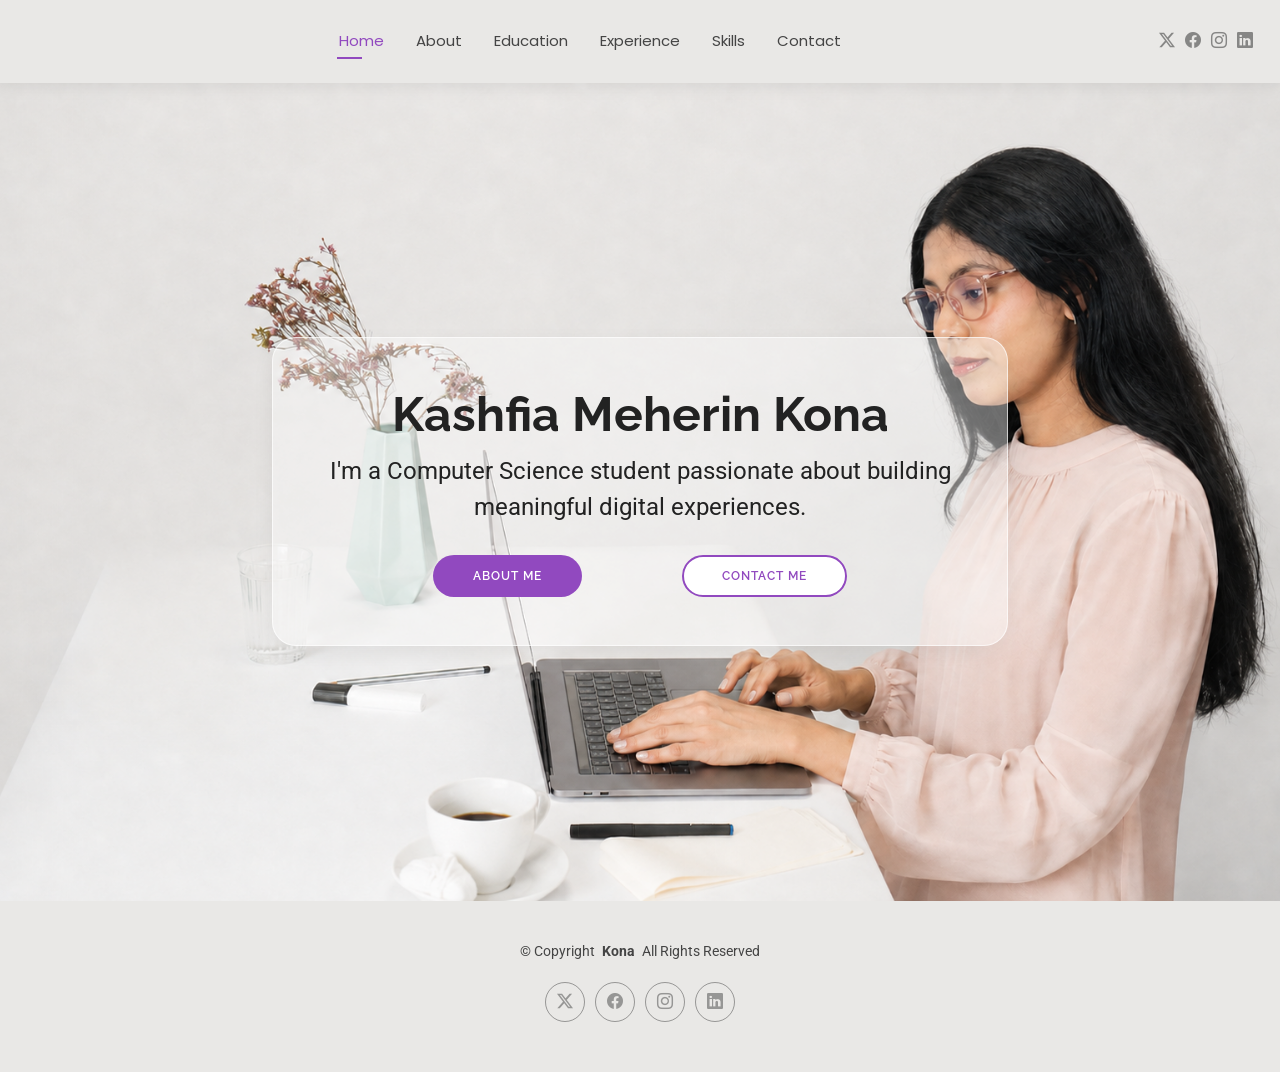
<file: index.html>
<!DOCTYPE html>
<html lang="en">

<head>
  <meta charset="utf-8">
  <meta content="width=device-width, initial-scale=1.0" name="viewport">
  <title>Kashfia's Portfolio</title>
  <meta name="description" content="">
  <meta name="keywords" content="">

  <!-- Favicons -->
  <link href="assets/img/favicon.png" rel="icon">
  <link href="assets/img/apple-touch-icon.png" rel="apple-touch-icon">

  <!-- Fonts -->
  <link href="https://fonts.googleapis.com" rel="preconnect">
  <link href="https://fonts.gstatic.com" rel="preconnect" crossorigin>
  <link href="https://fonts.googleapis.com/css2?family=Roboto:ital,wght@0,100;0,300;0,400;0,500;0,700;0,900;1,100;1,300;1,400;1,500;1,700;1,900&family=Poppins:ital,wght@0,100;0,200;0,300;0,400;0,500;0,600;0,700;0,800;0,900;1,100;1,200;1,300;1,400;1,500;1,600;1,700;1,800;1,900&family=Raleway:ital,wght@0,100;0,200;0,300;0,400;0,500;0,600;0,700;0,800;0,900;1,100;1,200;1,300;1,400;1,500;1,600;1,700;1,800;1,900&display=swap" rel="stylesheet">

  <!-- Vendor CSS Files -->
  <link href="assets/vendor/bootstrap/css/bootstrap.min.css" rel="stylesheet">
  <link href="assets/vendor/bootstrap-icons/bootstrap-icons.css" rel="stylesheet">
  <link href="assets/vendor/aos/aos.css" rel="stylesheet">
  <link href="assets/vendor/swiper/swiper-bundle.min.css" rel="stylesheet">
  <link href="assets/vendor/glightbox/css/glightbox.min.css" rel="stylesheet">

  <!-- Main CSS File -->
  <link href="assets/css/main.css" rel="stylesheet">
   <!-- Cute BG CSS File -->
  <!-- <link href="assets/css/cute-background.css" rel="stylesheet"> -->

  <!-- =======================================================
  * Template Name: Kelly
  * Template URL: https://bootstrapmade.com/kelly-free-bootstrap-cv-resume-html-template/
  * Updated: Aug 07 2024 with Bootstrap v5.3.3
  * Author: BootstrapMade.com
  * License: https://bootstrapmade.com/license/
  ======================================================== -->
</head>

<!-- <body class="index-page cute-background-enabled"> -->
  <!-- Newly added Animated background -->
<!-- Animated background: 20 shapes -->
<!-- <div class="portfolio-background" aria-hidden="true">
  <span>♡</span>
  <span>✦</span>
  <span>♡</span>
  <span>✿</span>
  <span>✦</span>

  <span>☆</span>
  <span>♡</span>
  <span>✿</span>
  <span>✧</span>
  <span>♡</span>

  <span>✦</span>
  <span>☆</span>
  <span>✿</span>
  <span>♡</span>
  <span>✧</span>

  <span>✿</span>
  <span>☆</span>
  <span>♡</span>
  <span>✦</span>
  <span>✿</span>
</div> -->

  <header id="header" class="header d-flex align-items-center light-background sticky-top">
    <div class="container-fluid position-relative d-flex align-items-center justify-content-between">

      <a href="index.html" class="logo d-flex align-items-center me-auto me-xl-0">
        <!-- Uncomment the line below if you also wish to use an image logo -->
        <!-- <img src="assets/img/logo.png" alt=""> -->
        <h1 class="sitename"></h1>
      </a>

      <nav id="navmenu" class="navmenu">
  <ul>
    <li><a href="index.html" class="active">Home</a></li>
    <li><a href="about.html">About</a></li>
    <li><a href="about.html#education">Education</a></li>
    <li><a href="about.html#experience">Experience</a></li>
    <li><a href="about.html#skills">Skills</a></li>
    <li><a href="about.html#contact">Contact</a></li>
  </ul>

  <i class="mobile-nav-toggle d-xl-none bi bi-list"></i>
</nav>

      <div class="header-social-links">
        <a href="#" class="twitter"><i class="bi bi-twitter-x"></i></a>
        <a href="https://www.facebook.com/baekhyunmysarang" class="facebook"><i class="bi bi-facebook"></i></a>
        <a href="#" class="instagram"><i class="bi bi-instagram"></i></a>
        <a href="#" class="linkedin"><i class="bi bi-linkedin"></i></a>
      </div>

    </div>
  </header>

  <main class="main">

   <!-- Hero Section -->
<section id="hero" class="hero section">

  <img src="assets/img/index_bg.png" alt="" data-aos="fade-in">

  <div class="container text-center"
       data-aos="zoom-out"
       data-aos-delay="100">

    <div class="row justify-content-center">
      <div class="col-lg-8">

        <!-- Translucent panel behind the introduction -->
        <div class="hero-intro">
          <h2>Kashfia Meherin Kona</h2>

          <p>
            I'm a Computer Science student passionate about building
            meaningful digital experiences.
          </p>

                <div class="hero-actions">
        <a href="about.html" class="btn-get-started">
          About Me
        </a>

        <a href="about.html#contact" class="btn-get-started btn-contact">
          Contact Me
        </a>
      </div>
        </div>

      </div>
    </div>
  </div>

</section>
<!-- /Hero Section -->
  </main>

  <footer id="footer" class="footer light-background">

    <div class="container">
      <div class="copyright text-center ">
        <p>© <span>Copyright</span> <strong class="px-1 sitename">Kona</strong> <span>All Rights Reserved<br></span></p>
      </div>
      <div class="social-links d-flex justify-content-center">
        <a href=""><i class="bi bi-twitter-x"></i></a>
        <a href=""><i class="bi bi-facebook"></i></a>
        <a href=""><i class="bi bi-instagram"></i></a>
        <a href=""><i class="bi bi-linkedin"></i></a>
      </div>
      <div class="credits">
        <!-- All the links in the footer should remain intact. -->
        <!-- You can delete the links only if you've purchased the pro version. -->
        <!-- Licensing information: https://bootstrapmade.com/license/ -->
        <!-- Purchase the pro version with working PHP/AJAX contact form: [buy-url] -->
        <!-- Designed by <a href="https://bootstrapmade.com/">BootstrapMade</a> Distributed by <a href=“https://themewagon.com>ThemeWagon -->
      </div>
    </div>

  </footer>

  <!-- Scroll Top -->
  <a href="#" id="scroll-top" class="scroll-top d-flex align-items-center justify-content-center"><i class="bi bi-arrow-up-short"></i></a>

  <!-- Preloader -->
  <div id="preloader"></div>

  <!-- Vendor JS Files -->
  <script src="assets/vendor/bootstrap/js/bootstrap.bundle.min.js"></script>
  <script src="assets/vendor/php-email-form/validate.js"></script>
  <script src="assets/vendor/aos/aos.js"></script>
  <script src="assets/vendor/waypoints/noframework.waypoints.js"></script>
  <script src="assets/vendor/purecounter/purecounter_vanilla.js"></script>
  <script src="assets/vendor/swiper/swiper-bundle.min.js"></script>
  <script src="assets/vendor/glightbox/js/glightbox.min.js"></script>
  <script src="assets/vendor/imagesloaded/imagesloaded.pkgd.min.js"></script>
  <script src="assets/vendor/isotope-layout/isotope.pkgd.min.js"></script>

  <!-- Main JS File -->
  <script src="assets/js/main.js"></script>
  

</body>

</html>
</file>
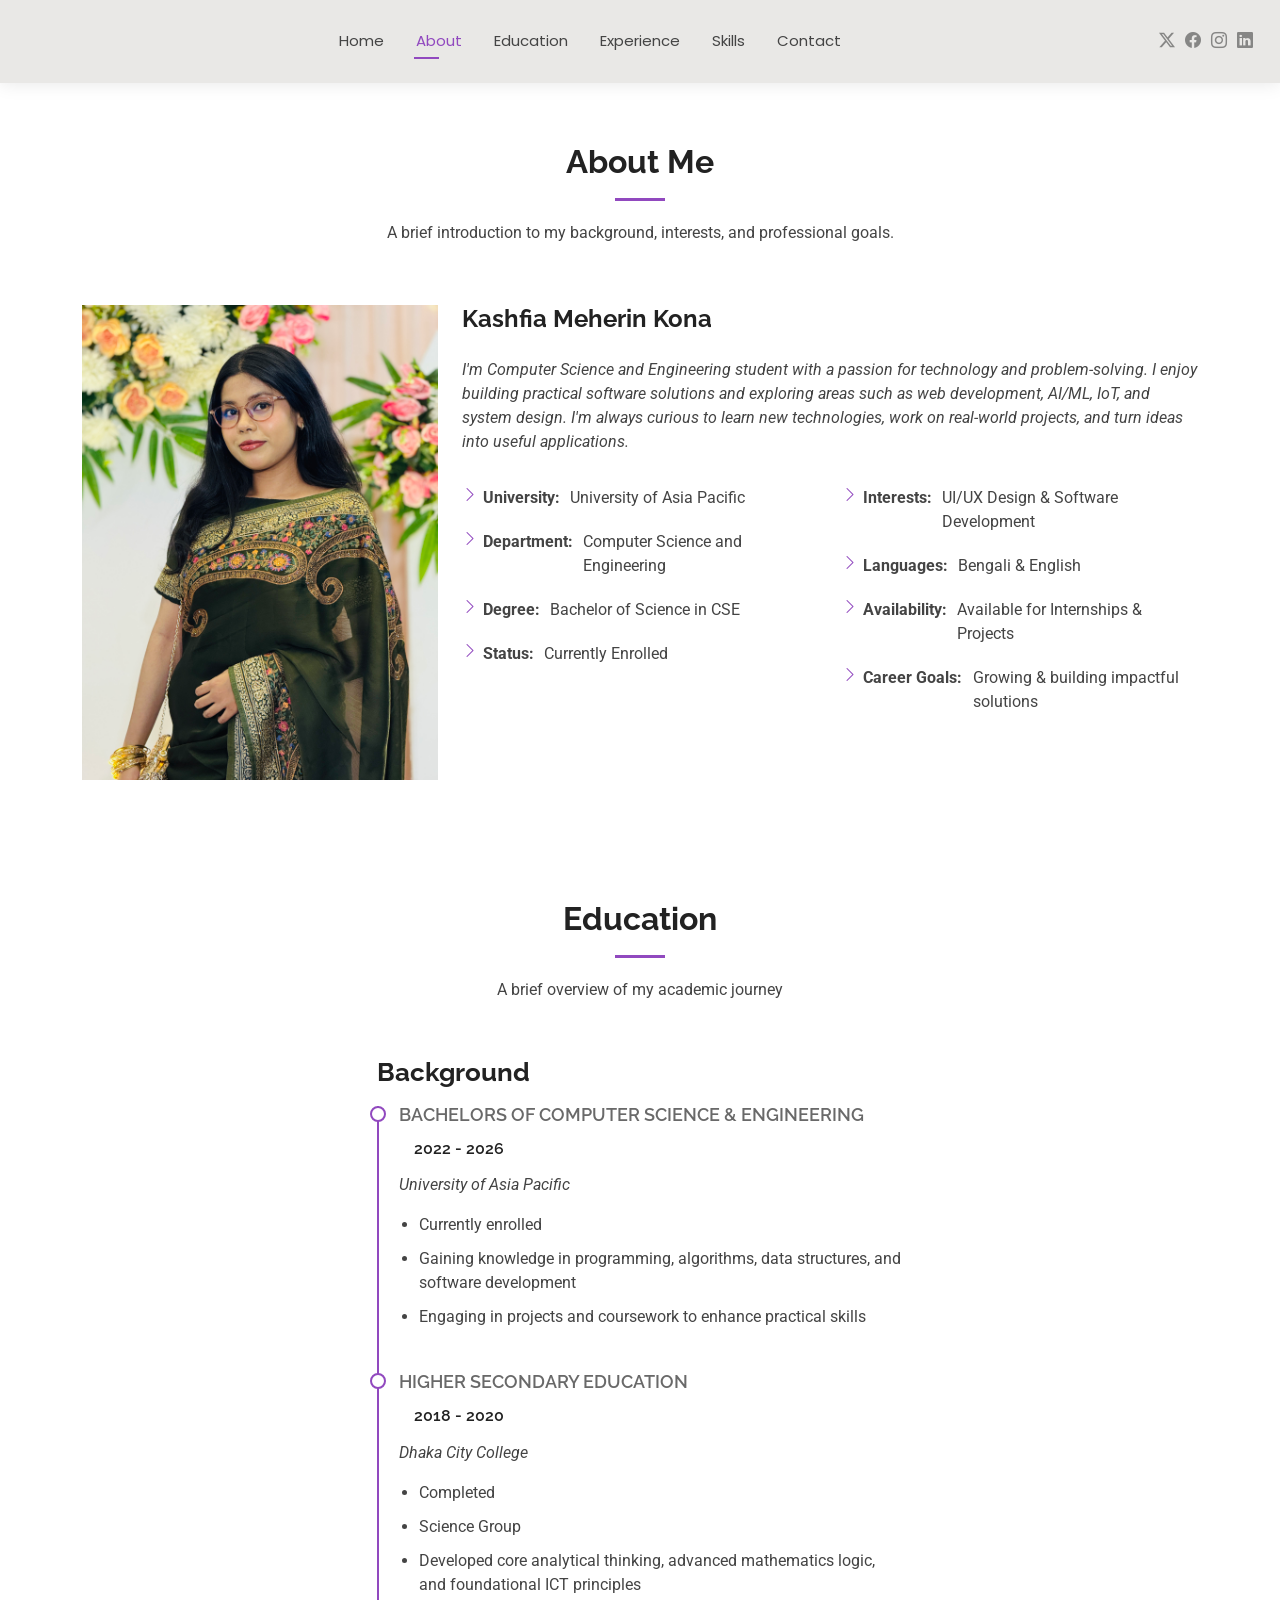
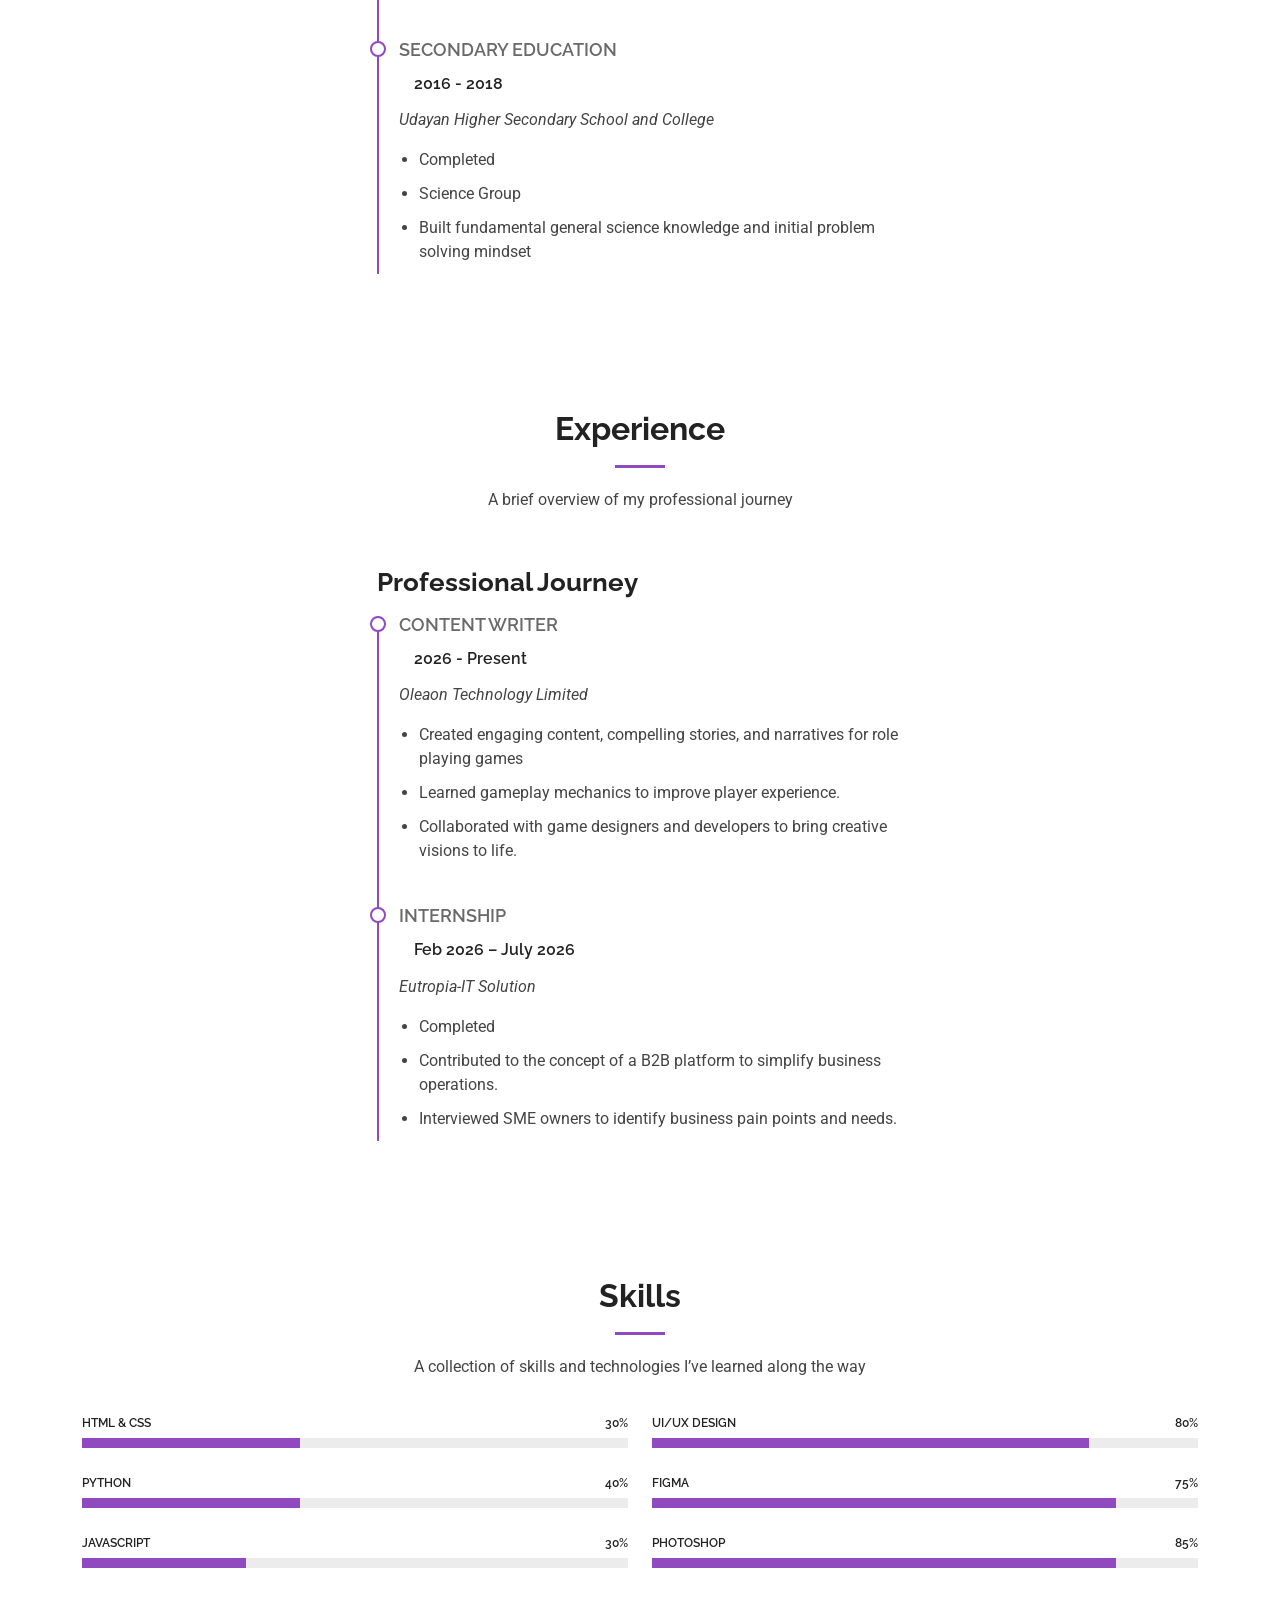
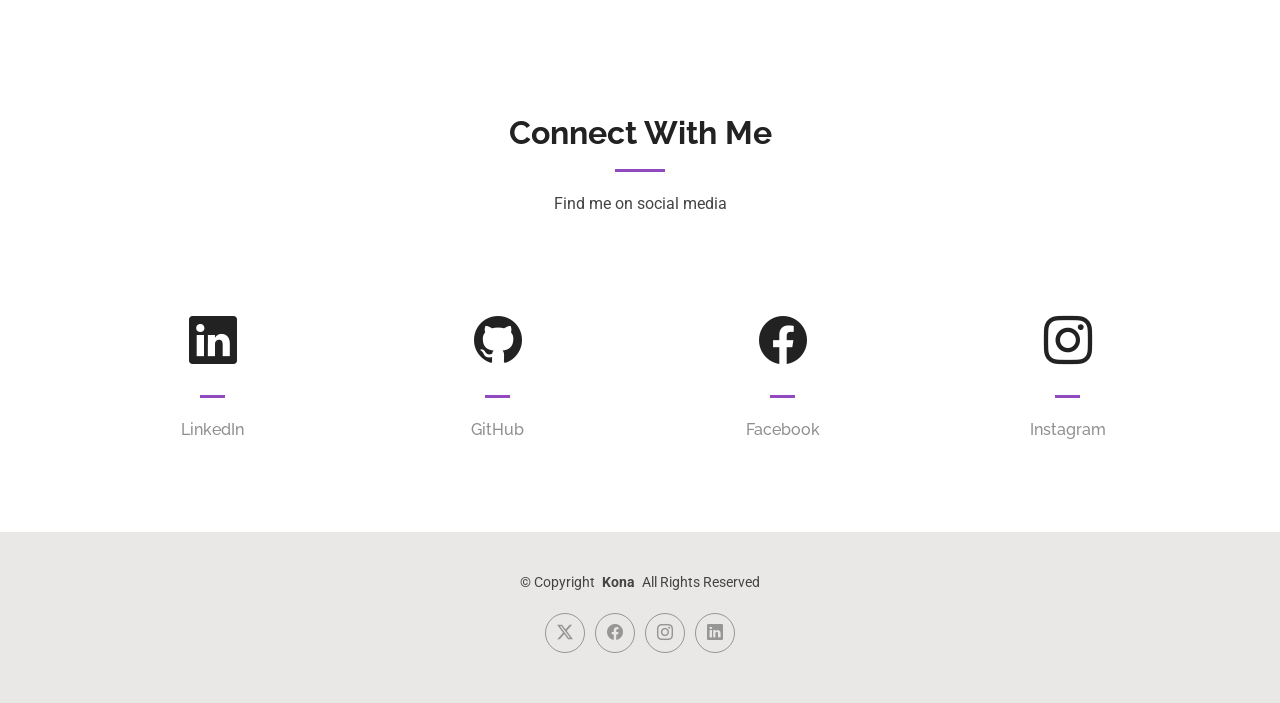
<file: about.html>
<!DOCTYPE html>
<html lang="en">

<head>
  <meta charset="utf-8">
  <meta content="width=device-width, initial-scale=1.0" name="viewport">
  <title>Kashfia's Portfolio</title>
  <meta name="description" content="">
  <meta name="keywords" content="">

  <!-- Favicons -->
  <link href="assets/img/favicon.png" rel="icon">
  <link href="assets/img/apple-touch-icon.png" rel="apple-touch-icon">

  <!-- Fonts -->
  <link href="https://fonts.googleapis.com" rel="preconnect">
  <link href="https://fonts.gstatic.com" rel="preconnect" crossorigin>
  <link href="https://fonts.googleapis.com/css2?family=Roboto:ital,wght@0,100;0,300;0,400;0,500;0,700;0,900;1,100;1,300;1,400;1,500;1,700;1,900&family=Poppins:ital,wght@0,100;0,200;0,300;0,400;0,500;0,600;0,700;0,800;0,900;1,100;1,200;1,300;1,400;1,500;1,600;1,700;1,800;1,900&family=Raleway:ital,wght@0,100;0,200;0,300;0,400;0,500;0,600;0,700;0,800;0,900;1,100;1,200;1,300;1,400;1,500;1,600;1,700;1,800;1,900&display=swap" rel="stylesheet">

  <!-- Vendor CSS Files -->
  <link href="assets/vendor/bootstrap/css/bootstrap.min.css" rel="stylesheet">
  <link href="assets/vendor/bootstrap-icons/bootstrap-icons.css" rel="stylesheet">
  <link href="assets/vendor/aos/aos.css" rel="stylesheet">
  <link href="assets/vendor/swiper/swiper-bundle.min.css" rel="stylesheet">
  <link href="assets/vendor/glightbox/css/glightbox.min.css" rel="stylesheet">

  <!-- Main CSS File -->
  <link href="assets/css/main.css" rel="stylesheet">
   <!-- Cute BG CSS File -->
  <!-- <link href="assets/css/cute-background.css" rel="stylesheet"> -->

  <!-- =======================================================
  * Template Name: Kelly
  * Template URL: https://bootstrapmade.com/kelly-free-bootstrap-cv-resume-html-template/
  * Updated: Aug 07 2024 with Bootstrap v5.3.3
  * Author: BootstrapMade.com
  * License: https://bootstrapmade.com/license/
  ======================================================== -->
</head>



  <header id="header" class="header d-flex align-items-center light-background sticky-top">
    <div class="container-fluid position-relative d-flex align-items-center justify-content-between">

      <a href="index.html" class="logo d-flex align-items-center me-auto me-xl-0">
        <!-- Uncomment the line below if you also wish to use an image logo -->
        <!-- <img src="assets/img/logo.png" alt=""> -->
        <h1 class="sitename"></h1>
      </a>

     <nav id="navmenu" class="navmenu">
  <ul>
    <li><a href="index.html">Home</a></li>
    <li><a href="about.html#education" class="active">About</a></li>
    <li><a href="about.html#education">Education</a></li>
    <li><a href="about.html#experience">Experience</a></li>
    <li><a href="about.html#skills">Skills</a></li>
    <li><a href="about.html#contact">Contact</a></li>
  </ul>

  <i class="mobile-nav-toggle d-xl-none bi bi-list"></i>
</nav>

      <div class="header-social-links">
        <a href="#" class="twitter"><i class="bi bi-twitter-x"></i></a>
        <a href="https://www.facebook.com/baekhyunmysarang" class="facebook"><i class="bi bi-facebook"></i></a>
        <a href="#" class="instagram"><i class="bi bi-instagram"></i></a>
        <a href="#" class="linkedin"><i class="bi bi-linkedin"></i></a>
      </div>

    </div>
  </header>

  <main class="main">

    <!-- About Section -->
    <section id="about" class="about section">

      <!-- Section Title -->
     <!-- Section Title -->
<div class="container section-title" data-aos="fade-up">
  <h2>About Me</h2>
  <p>A brief introduction to my background, interests, and professional goals.</p>
</div><!-- End Section Title -->

<div class="container" data-aos="fade-up" data-aos-delay="100">

  <div class="row gy-4 justify-content-center">

    <div class="col-lg-4">
      <img
        src="assets/img/about_pic.jpg"
        class="img-fluid"
        alt="[Your Name] profile photo"
      >
    </div>

    <div class="col-lg-8 content">

      <h2>Kashfia Meherin Kona</h2>

      <p class="fst-italic py-3">
       I'm Computer Science and Engineering student with a passion for technology and problem-solving. I enjoy building practical software solutions and exploring areas such as web development, AI/ML, IoT, and system design. I'm always curious to learn new technologies, work on real-world projects, and turn ideas into useful applications.

      <div class="row">

        <div class="col-lg-6 left-info">
          <ul>
            <li>
              <i class="bi bi-chevron-right"></i>
              <strong>University:</strong>
              <span>University of Asia Pacific</span>
            </li>

            <li>
              <i class="bi bi-chevron-right"></i>
              <strong>Department:</strong>
              <span>Computer Science and Engineering</span>
            </li>

            <li>
              <i class="bi bi-chevron-right"></i>
              <strong>Degree:</strong>
              <span>Bachelor of Science in CSE</span>
            </li>

            <li>
              <i class="bi bi-chevron-right"></i>
              <strong>Status:</strong>
              <span>Currently Enrolled</span>
            </li>
          </ul>
        </div>

        <div class="col-lg-6 right-info">
          <ul>
            <li>
              <i class="bi bi-chevron-right"></i>
              <strong>Interests:</strong>
              <span>UI/UX Design & Software Development</span>
            </li>

            <li>
              <i class="bi bi-chevron-right"></i>
              <strong>Languages:</strong>
              <span>Bengali & English </span>
            </li>

            <li>
              <i class="bi bi-chevron-right"></i>
              <strong>Availability:</strong>
              <span>Available for Internships  & Projects</span>
            </li>

              <li class="career-goal">
              <i class="bi bi-chevron-right"></i>
              <strong>Career Goals:</strong>
              <span>
                  Growing & building impactful solutions
              </span>
          </li>
          </ul>
        </div>

      </div>

     
    </div>
  </div>

</div>
          </div>
        </div>

      </div>
      
    </section><!-- /About Section -->

      <!-- Education -->
   <!-- Education Section -->
<section id="education" class="resume section">

  <div class="container section-title" data-aos="fade-up">
    <h2>Education</h2>
    <p>A brief overview of my academic journey</p>
  </div>

  <div class="container centered-section-content">
    <div class="row">

      <div class="col-12" data-aos="fade-up" data-aos-delay="100">

        <h3 class="resume-title">Background</h3>

        <div class="resume-item">
          <h4>Bachelors of Computer Science &amp; Engineering</h4>
          <h5>2022 - 2026</h5>
          <p><em>University of Asia Pacific</em></p>
          <ul>
            <li>Currently enrolled</li>
            <li>Gaining knowledge in programming, algorithms, data structures, and software development</li>
            <li>Engaging in projects and coursework to enhance practical skills</li>
          </ul>
        </div>

        <div class="resume-item">
          <h4>Higher Secondary Education</h4>
          <h5>2018 - 2020</h5>
          <p><em>Dhaka City College</em></p>
          <ul>
            <li>Completed</li>
            <li>Science Group</li>
            <li>Developed core analytical thinking, advanced mathematics logic, and foundational ICT principles</li>
          </ul>
        </div>

        <div class="resume-item">
          <h4>Secondary Education</h4>
          <h5>2016 - 2018</h5>
          <p><em>Udayan Higher Secondary School and College</em></p>
          <ul>
            <li>Completed</li>
            <li>Science Group</li>
            <li>Built fundamental general science knowledge and initial problem solving mindset</li>
          </ul>
        </div>

      </div>

    </div>
  </div>

</section><!-- /Education Section -->


<!-- Experience Section -->
<section id="experience" class="resume section">

  <div class="container section-title" data-aos="fade-up">
    <h2>Experience</h2>
    <p>A brief overview of my professional journey</p>
  </div>

  <div class="container centered-section-content">
    <div class="row">

      <div class="col-12" data-aos="fade-up" data-aos-delay="100">

        <h3 class="resume-title">Professional Journey</h3>

        <div class="resume-item">
          <h4>Content Writer</h4>
          <h5>2026 - Present</h5>
          <p><em>Oleaon Technology Limited</em></p>
          <ul>
            <li>Created engaging content, compelling stories, and narratives for role playing games</li>
            <li>Learned gameplay mechanics to improve player experience.</li>
            <li>Collaborated with game designers and developers to bring creative visions to life.</li>
          </ul>
        </div>

        <div class="resume-item">
          <h4>Internship</h4>
          <h5>Feb 2026 – July 2026</h5>
          <p><em>Eutropia-IT Solution</em></p>
          <ul>
            <li>Completed</li>
            <li>Contributed to the concept of a B2B platform to simplify business operations.</li>
            <li>Interviewed SME owners to identify business pain points and needs.</li>
          </ul>
        </div>

      </div>

    </div>
  </div>

</section><!-- /Experience Section -->




</section><!-- /Skills Section -->

    <!-- Skills Section -->
    <section id="skills" class="skills section">

      <!-- Section Title -->
      <div class="container section-title" data-aos="fade-up">
        <h2>Skills</h2>
        <p>A collection of skills and technologies I’ve learned along the way</p>
      </div><!-- End Section Title -->

      <div class="container" data-aos="fade-up" data-aos-delay="100">

        <div class="row skills-content skills-animation">

          <div class="col-lg-6">

            <div class="progress">
              <span class="skill"><span>HTML & CSS</span> <i class="val">30%</i></span>
              <div class="progress-bar-wrap">
                <div class="progress-bar" role="progressbar" aria-valuenow="40" aria-valuemin="0" aria-valuemax="100"></div>
              </div>
            </div><!-- End Skills Item -->

            <div class="progress">
              <span class="skill"><span>Python</span> <i class="val">40%</i></span>
              <div class="progress-bar-wrap">
                <div class="progress-bar" role="progressbar" aria-valuenow="40" aria-valuemin="0" aria-valuemax="100"></div>
              </div>
            </div><!-- End Skills Item -->

            <div class="progress">
              <span class="skill"><span>JavaScript</span> <i class="val">30%</i></span>
              <div class="progress-bar-wrap">
                <div class="progress-bar" role="progressbar" aria-valuenow="30" aria-valuemin="0" aria-valuemax="100"></div>
              </div>
            </div><!-- End Skills Item -->

          </div>

          <div class="col-lg-6">

            <div class="progress">
              <span class="skill"><span>UI/UX Design</span> <i class="val">80%</i></span>
              <div class="progress-bar-wrap">
                <div class="progress-bar" role="progressbar" aria-valuenow="80" aria-valuemin="0" aria-valuemax="100"></div>
              </div>
            </div><!-- End Skills Item -->

             <div class="progress">
              <span class="skill"><span>Figma</span> <i class="val">75%</i></span>
              <div class="progress-bar-wrap">
                <div class="progress-bar" role="progressbar" aria-valuenow="85" aria-valuemin="0" aria-valuemax="100"></div>
              </div>
            </div><!-- End Skills Item -->

            
            <div class="progress">
              <span class="skill"><span>Photoshop</span> <i class="val">85%</i></span>
              <div class="progress-bar-wrap">
                <div class="progress-bar" role="progressbar" aria-valuenow="85" aria-valuemin="0" aria-valuemax="100"></div>
              </div>
            </div><!-- End Skills Item -->

           
          </div>

        </div>

      </div>

    </section><!-- /Skills Section -->

    <!-- Stats Section -->
   <!-- Social Media Section -->
<section id="contact" class="stats section">

  <div class="container section-title" data-aos="fade-up">
    <h2>Connect With Me</h2>
    <p>Find me on social media</p>
  </div>
  
  <div class="container" data-aos="fade-up" data-aos-delay="100">
    <div class="row gy-4">
       <!-- LinkedIn -->
      <div class="col-lg-3 col-md-6">
        <div class="stats-item text-center w-100 h-100">
          <a href="https://www.linkedin.com/in/kashfia-meherin-5a065a237/"
             target="_blank"
             rel="noopener noreferrer"
             aria-label="Visit my LinkedIn profile (opens in a new tab)">
            <span>
              <i class="bi bi-linkedin" aria-hidden="true"></i>
            </span>
            <p>LinkedIn</p>
          </a>
        </div>
      </div>

      <!-- GitHub -->
      <div class="col-lg-3 col-md-6">
        <div class="stats-item text-center w-100 h-100">
          <a href="https://github.com/kashfia-meherin"
             target="_blank"
             rel="noopener noreferrer"
             aria-label="Visit my GitHub profile (opens in a new tab)">
            <span>
              <i class="bi bi-github" aria-hidden="true"></i>
            </span>
            <p>GitHub</p>
          </a>
        </div>
      </div>
      <!-- Facebook -->
      <div class="col-lg-3 col-md-6">
        <div class="stats-item text-center w-100 h-100">
          <a href="https://www.facebook.com/baekhyunmysarang"
             target="_blank"
             rel="noopener noreferrer"
             aria-label="Visit my Facebook profile (opens in a new tab)">
            <span>
              <i class="bi bi-facebook" aria-hidden="true"></i>
            </span>
            <p>Facebook</p>
          </a>
        </div>
      </div>

      <!-- Instagram -->
      <div class="col-lg-3 col-md-6">
        <div class="stats-item text-center w-100 h-100">
          <a href="https://www.instagram.com/amourkona/"
             target="_blank"
             rel="noopener noreferrer"
             aria-label="Visit my Instagram profile (opens in a new tab)">
            <span>
              <i class="bi bi-instagram" aria-hidden="true"></i>
            </span>
            <p>Instagram</p>
          </a>
        </div>
      </div>

     

    </div>
  </div>

</section><!-- /Social Media Section --> <!-- /Stats Section -->


  </main>

  <footer id="footer" class="footer light-background">

    <div class="container">
      <div class="copyright text-center ">
        <p>© <span>Copyright</span> <strong class="px-1 sitename">Kona</strong> <span>All Rights Reserved<br></span></p>
      </div>
      <div class="social-links d-flex justify-content-center">
        <a href=""><i class="bi bi-twitter-x"></i></a>
        <a href=""><i class="bi bi-facebook"></i></a>
        <a href=""><i class="bi bi-instagram"></i></a>
        <a href=""><i class="bi bi-linkedin"></i></a>
      </div>
      <div class="credits">
        <!-- All the links in the footer should remain intact. -->
        <!-- You can delete the links only if you've purchased the pro version. -->
        <!-- Licensing information: https://bootstrapmade.com/license/ -->
        <!-- Purchase the pro version with working PHP/AJAX contact form: [buy-url] -->
        <!-- Designed by <a href="https://bootstrapmade.com/">BootstrapMade</a> Distributed by <a href=“https://themewagon.com>ThemeWagon -->
      </div>
    </div>

  </footer>

  <!-- Scroll Top -->
  <a href="#" id="scroll-top" class="scroll-top d-flex align-items-center justify-content-center"><i class="bi bi-arrow-up-short"></i></a>

  <!-- Preloader -->
  <div id="preloader"></div>

  <!-- Vendor JS Files -->
  <script src="assets/vendor/bootstrap/js/bootstrap.bundle.min.js"></script>
  <script src="assets/vendor/php-email-form/validate.js"></script>
  <script src="assets/vendor/aos/aos.js"></script>
  <script src="assets/vendor/waypoints/noframework.waypoints.js"></script>
  <script src="assets/vendor/purecounter/purecounter_vanilla.js"></script>
  <script src="assets/vendor/swiper/swiper-bundle.min.js"></script>
  <script src="assets/vendor/glightbox/js/glightbox.min.js"></script>
  <script src="assets/vendor/imagesloaded/imagesloaded.pkgd.min.js"></script>
  <script src="assets/vendor/isotope-layout/isotope.pkgd.min.js"></script>

  <!-- Main JS File -->
  <script src="assets/js/main.js"></script>

</body>

</html>
</file>
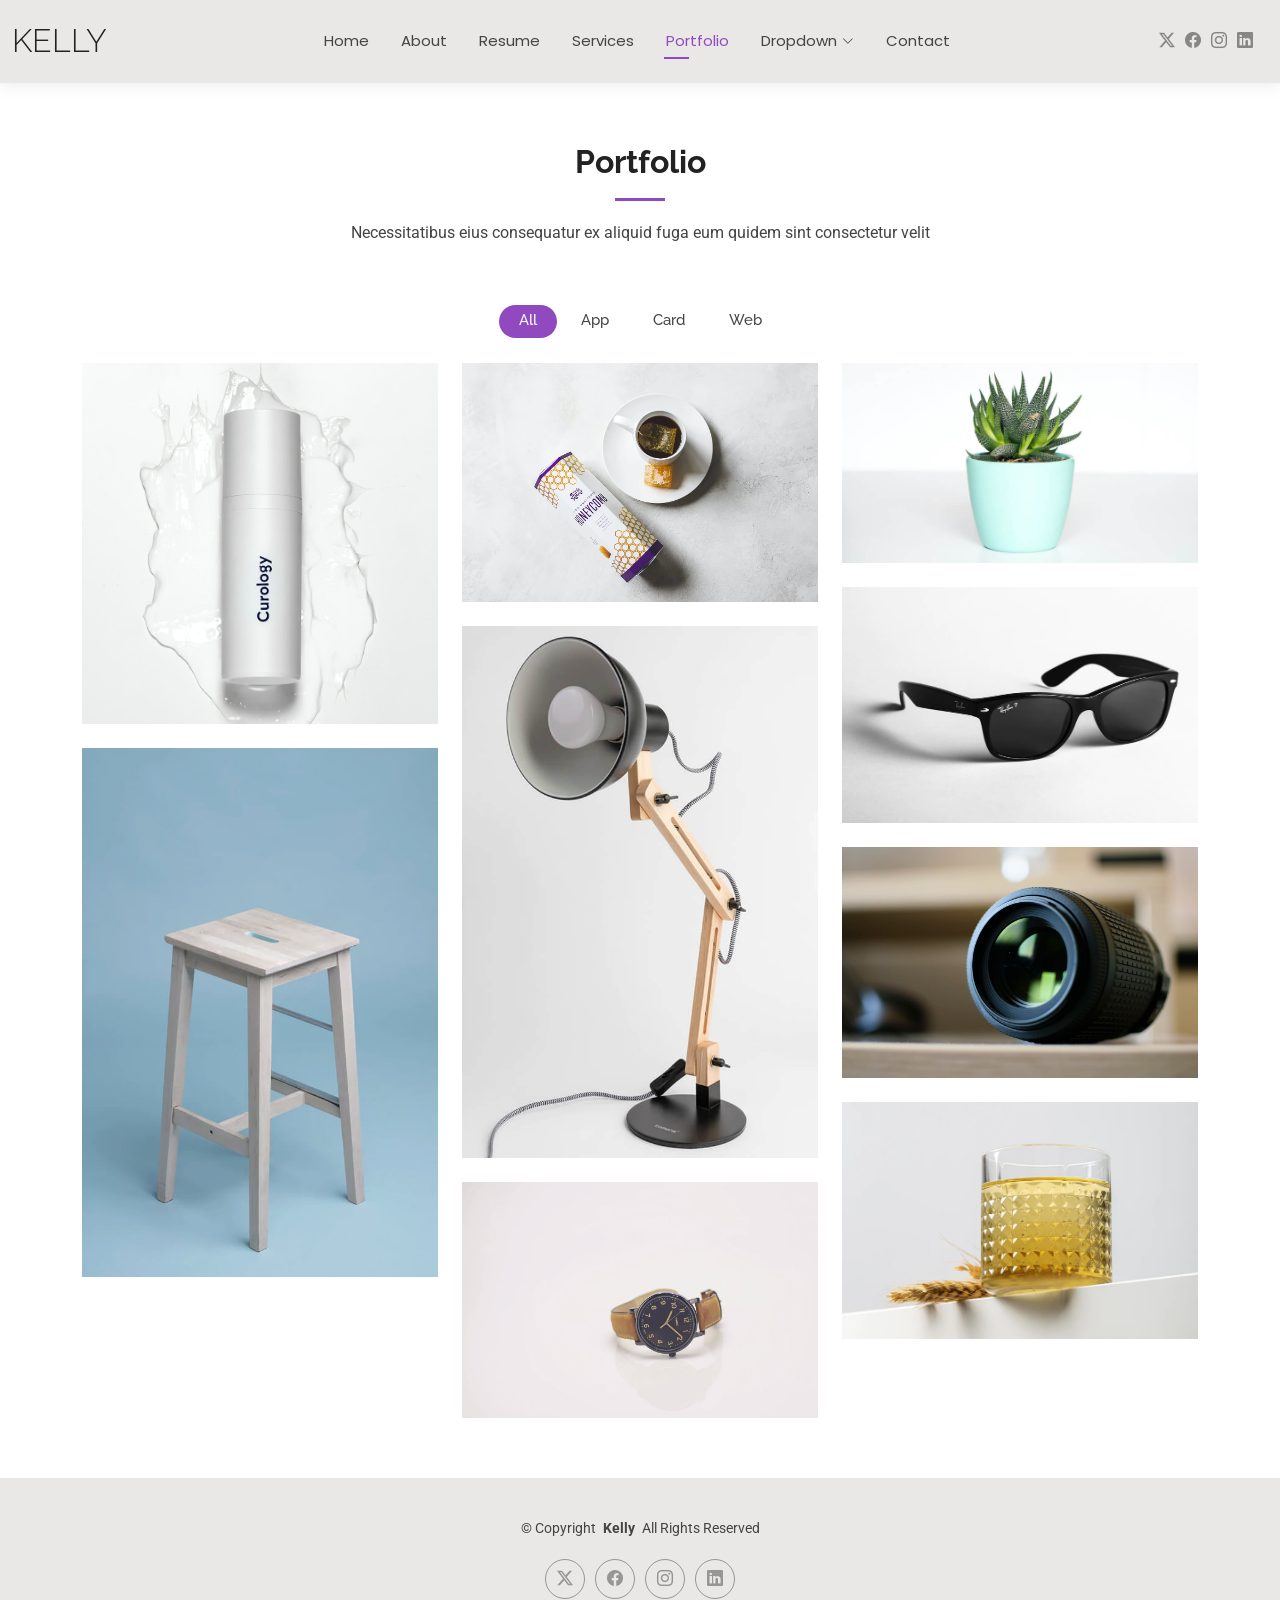
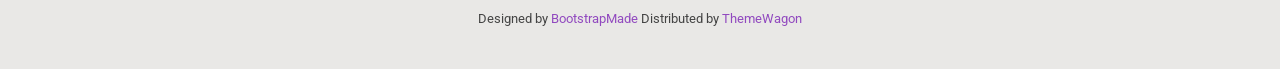
<file: portfolio.html>
<!DOCTYPE html>
<html lang="en">

<head>
  <meta charset="utf-8">
  <meta content="width=device-width, initial-scale=1.0" name="viewport">
  <title>Portfolio - Kelly Bootstrap Template</title>
  <meta name="description" content="">
  <meta name="keywords" content="">

  <!-- Favicons -->
  <link href="assets/img/favicon.png" rel="icon">
  <link href="assets/img/apple-touch-icon.png" rel="apple-touch-icon">

  <!-- Fonts -->
  <link href="https://fonts.googleapis.com" rel="preconnect">
  <link href="https://fonts.gstatic.com" rel="preconnect" crossorigin>
  <link href="https://fonts.googleapis.com/css2?family=Roboto:ital,wght@0,100;0,300;0,400;0,500;0,700;0,900;1,100;1,300;1,400;1,500;1,700;1,900&family=Poppins:ital,wght@0,100;0,200;0,300;0,400;0,500;0,600;0,700;0,800;0,900;1,100;1,200;1,300;1,400;1,500;1,600;1,700;1,800;1,900&family=Raleway:ital,wght@0,100;0,200;0,300;0,400;0,500;0,600;0,700;0,800;0,900;1,100;1,200;1,300;1,400;1,500;1,600;1,700;1,800;1,900&display=swap" rel="stylesheet">

  <!-- Vendor CSS Files -->
  <link href="assets/vendor/bootstrap/css/bootstrap.min.css" rel="stylesheet">
  <link href="assets/vendor/bootstrap-icons/bootstrap-icons.css" rel="stylesheet">
  <link href="assets/vendor/aos/aos.css" rel="stylesheet">
  <link href="assets/vendor/swiper/swiper-bundle.min.css" rel="stylesheet">
  <link href="assets/vendor/glightbox/css/glightbox.min.css" rel="stylesheet">

  <!-- Main CSS File -->
  <link href="assets/css/main.css" rel="stylesheet">

  <!-- =======================================================
  * Template Name: Kelly
  * Template URL: https://bootstrapmade.com/kelly-free-bootstrap-cv-resume-html-template/
  * Updated: Aug 07 2024 with Bootstrap v5.3.3
  * Author: BootstrapMade.com
  * License: https://bootstrapmade.com/license/
  ======================================================== -->
</head>

<body class="portfolio-page">

  <header id="header" class="header d-flex align-items-center light-background sticky-top">
    <div class="container-fluid position-relative d-flex align-items-center justify-content-between">

      <a href="index.html" class="logo d-flex align-items-center me-auto me-xl-0">
        <!-- Uncomment the line below if you also wish to use an image logo -->
        <!-- <img src="assets/img/logo.png" alt=""> -->
        <h1 class="sitename">Kelly</h1>
      </a>

      <nav id="navmenu" class="navmenu">
        <ul>
          <li><a href="index.html">Home</a></li>
          <li><a href="about.html">About</a></li>
          <li><a href="resume.html">Resume</a></li>
          <li><a href="services.html">Services</a></li>
          <li><a href="portfolio.html" class="active">Portfolio</a></li>
          <li class="dropdown"><a href="#"><span>Dropdown</span> <i class="bi bi-chevron-down toggle-dropdown"></i></a>
            <ul>
              <li><a href="#">Dropdown 1</a></li>
              <li class="dropdown"><a href="#"><span>Deep Dropdown</span> <i class="bi bi-chevron-down toggle-dropdown"></i></a>
                <ul>
                  <li><a href="#">Deep Dropdown 1</a></li>
                  <li><a href="#">Deep Dropdown 2</a></li>
                  <li><a href="#">Deep Dropdown 3</a></li>
                  <li><a href="#">Deep Dropdown 4</a></li>
                  <li><a href="#">Deep Dropdown 5</a></li>
                </ul>
              </li>
              <li><a href="#">Dropdown 2</a></li>
              <li><a href="#">Dropdown 3</a></li>
              <li><a href="#">Dropdown 4</a></li>
            </ul>
          </li>
          <li><a href="contact.html">Contact</a></li>
        </ul>
        <i class="mobile-nav-toggle d-xl-none bi bi-list"></i>
      </nav>

      <div class="header-social-links">
        <a href="#" class="twitter"><i class="bi bi-twitter-x"></i></a>
        <a href="#" class="facebook"><i class="bi bi-facebook"></i></a>
        <a href="#" class="instagram"><i class="bi bi-instagram"></i></a>
        <a href="#" class="linkedin"><i class="bi bi-linkedin"></i></a>
      </div>

    </div>
  </header>

  <main class="main">

    <!-- Portfolio Section -->
    <section id="portfolio" class="portfolio section">

      <!-- Section Title -->
      <div class="container section-title" data-aos="fade-up">
        <h2>Portfolio</h2>
        <p>Necessitatibus eius consequatur ex aliquid fuga eum quidem sint consectetur velit</p>
      </div><!-- End Section Title -->

      <div class="container">

        <div class="isotope-layout" data-default-filter="*" data-layout="masonry" data-sort="original-order">

          <ul class="portfolio-filters isotope-filters" data-aos="fade-up" data-aos-delay="100">
            <li data-filter="*" class="filter-active">All</li>
            <li data-filter=".filter-app">App</li>
            <li data-filter=".filter-product">Card</li>
            <li data-filter=".filter-branding">Web</li>
          </ul><!-- End Portfolio Filters -->

          <div class="row gy-4 isotope-container" data-aos="fade-up" data-aos-delay="200">

            <div class="col-lg-4 col-md-6 portfolio-item isotope-item filter-app">
              <img src="assets/img/masonry-portfolio/masonry-portfolio-1.jpg" class="img-fluid" alt="">
              <div class="portfolio-info">
                <h4>App 1</h4>
                <p>Lorem ipsum, dolor sit</p>
                <a href="assets/img/masonry-portfolio/masonry-portfolio-1.jpg" title="App 1" data-gallery="portfolio-gallery-app" class="glightbox preview-link"><i class="bi bi-zoom-in"></i></a>
                <a href="portfolio-details.html" title="More Details" class="details-link"><i class="bi bi-link-45deg"></i></a>
              </div>
            </div><!-- End Portfolio Item -->

            <div class="col-lg-4 col-md-6 portfolio-item isotope-item filter-product">
              <img src="assets/img/masonry-portfolio/masonry-portfolio-2.jpg" class="img-fluid" alt="">
              <div class="portfolio-info">
                <h4>Product 1</h4>
                <p>Lorem ipsum, dolor sit</p>
                <a href="assets/img/masonry-portfolio/masonry-portfolio-2.jpg" title="Product 1" data-gallery="portfolio-gallery-product" class="glightbox preview-link"><i class="bi bi-zoom-in"></i></a>
                <a href="portfolio-details.html" title="More Details" class="details-link"><i class="bi bi-link-45deg"></i></a>
              </div>
            </div><!-- End Portfolio Item -->

            <div class="col-lg-4 col-md-6 portfolio-item isotope-item filter-branding">
              <img src="assets/img/masonry-portfolio/masonry-portfolio-3.jpg" class="img-fluid" alt="">
              <div class="portfolio-info">
                <h4>Branding 1</h4>
                <p>Lorem ipsum, dolor sit</p>
                <a href="assets/img/masonry-portfolio/masonry-portfolio-3.jpg" title="Branding 1" data-gallery="portfolio-gallery-branding" class="glightbox preview-link"><i class="bi bi-zoom-in"></i></a>
                <a href="portfolio-details.html" title="More Details" class="details-link"><i class="bi bi-link-45deg"></i></a>
              </div>
            </div><!-- End Portfolio Item -->

            <div class="col-lg-4 col-md-6 portfolio-item isotope-item filter-app">
              <img src="assets/img/masonry-portfolio/masonry-portfolio-4.jpg" class="img-fluid" alt="">
              <div class="portfolio-info">
                <h4>App 2</h4>
                <p>Lorem ipsum, dolor sit</p>
                <a href="assets/img/masonry-portfolio/masonry-portfolio-4.jpg" title="App 2" data-gallery="portfolio-gallery-app" class="glightbox preview-link"><i class="bi bi-zoom-in"></i></a>
                <a href="portfolio-details.html" title="More Details" class="details-link"><i class="bi bi-link-45deg"></i></a>
              </div>
            </div><!-- End Portfolio Item -->

            <div class="col-lg-4 col-md-6 portfolio-item isotope-item filter-product">
              <img src="assets/img/masonry-portfolio/masonry-portfolio-5.jpg" class="img-fluid" alt="">
              <div class="portfolio-info">
                <h4>Product 2</h4>
                <p>Lorem ipsum, dolor sit</p>
                <a href="assets/img/masonry-portfolio/masonry-portfolio-5.jpg" title="Product 2" data-gallery="portfolio-gallery-product" class="glightbox preview-link"><i class="bi bi-zoom-in"></i></a>
                <a href="portfolio-details.html" title="More Details" class="details-link"><i class="bi bi-link-45deg"></i></a>
              </div>
            </div><!-- End Portfolio Item -->

            <div class="col-lg-4 col-md-6 portfolio-item isotope-item filter-branding">
              <img src="assets/img/masonry-portfolio/masonry-portfolio-6.jpg" class="img-fluid" alt="">
              <div class="portfolio-info">
                <h4>Branding 2</h4>
                <p>Lorem ipsum, dolor sit</p>
                <a href="assets/img/masonry-portfolio/masonry-portfolio-6.jpg" title="Branding 2" data-gallery="portfolio-gallery-branding" class="glightbox preview-link"><i class="bi bi-zoom-in"></i></a>
                <a href="portfolio-details.html" title="More Details" class="details-link"><i class="bi bi-link-45deg"></i></a>
              </div>
            </div><!-- End Portfolio Item -->

            <div class="col-lg-4 col-md-6 portfolio-item isotope-item filter-app">
              <img src="assets/img/masonry-portfolio/masonry-portfolio-7.jpg" class="img-fluid" alt="">
              <div class="portfolio-info">
                <h4>App 3</h4>
                <p>Lorem ipsum, dolor sit</p>
                <a href="assets/img/masonry-portfolio/masonry-portfolio-7.jpg" title="App 3" data-gallery="portfolio-gallery-app" class="glightbox preview-link"><i class="bi bi-zoom-in"></i></a>
                <a href="portfolio-details.html" title="More Details" class="details-link"><i class="bi bi-link-45deg"></i></a>
              </div>
            </div><!-- End Portfolio Item -->

            <div class="col-lg-4 col-md-6 portfolio-item isotope-item filter-product">
              <img src="assets/img/masonry-portfolio/masonry-portfolio-8.jpg" class="img-fluid" alt="">
              <div class="portfolio-info">
                <h4>Product 3</h4>
                <p>Lorem ipsum, dolor sit</p>
                <a href="assets/img/masonry-portfolio/masonry-portfolio-8.jpg" title="Product 3" data-gallery="portfolio-gallery-product" class="glightbox preview-link"><i class="bi bi-zoom-in"></i></a>
                <a href="portfolio-details.html" title="More Details" class="details-link"><i class="bi bi-link-45deg"></i></a>
              </div>
            </div><!-- End Portfolio Item -->

            <div class="col-lg-4 col-md-6 portfolio-item isotope-item filter-branding">
              <img src="assets/img/masonry-portfolio/masonry-portfolio-9.jpg" class="img-fluid" alt="">
              <div class="portfolio-info">
                <h4>Branding 3</h4>
                <p>Lorem ipsum, dolor sit</p>
                <a href="assets/img/masonry-portfolio/masonry-portfolio-9.jpg" title="Branding 2" data-gallery="portfolio-gallery-branding" class="glightbox preview-link"><i class="bi bi-zoom-in"></i></a>
                <a href="portfolio-details.html" title="More Details" class="details-link"><i class="bi bi-link-45deg"></i></a>
              </div>
            </div><!-- End Portfolio Item -->

          </div><!-- End Portfolio Container -->

        </div>

      </div>

    </section><!-- /Portfolio Section -->

  </main>

  <footer id="footer" class="footer light-background">

    <div class="container">
      <div class="copyright text-center ">
        <p>© <span>Copyright</span> <strong class="px-1 sitename">Kelly</strong> <span>All Rights Reserved<br></span></p>
      </div>
      <div class="social-links d-flex justify-content-center">
        <a href=""><i class="bi bi-twitter-x"></i></a>
        <a href=""><i class="bi bi-facebook"></i></a>
        <a href=""><i class="bi bi-instagram"></i></a>
        <a href=""><i class="bi bi-linkedin"></i></a>
      </div>
      <div class="credits">
        <!-- All the links in the footer should remain intact. -->
        <!-- You can delete the links only if you've purchased the pro version. -->
        <!-- Licensing information: https://bootstrapmade.com/license/ -->
        <!-- Purchase the pro version with working PHP/AJAX contact form: [buy-url] -->
        Designed by <a href="https://bootstrapmade.com/">BootstrapMade</a> Distributed by <a href=“https://themewagon.com>ThemeWagon
      </div>
    </div>

  </footer>

  <!-- Scroll Top -->
  <a href="#" id="scroll-top" class="scroll-top d-flex align-items-center justify-content-center"><i class="bi bi-arrow-up-short"></i></a>

  <!-- Preloader -->
  <div id="preloader"></div>

  <!-- Vendor JS Files -->
  <script src="assets/vendor/bootstrap/js/bootstrap.bundle.min.js"></script>
  <script src="assets/vendor/php-email-form/validate.js"></script>
  <script src="assets/vendor/aos/aos.js"></script>
  <script src="assets/vendor/waypoints/noframework.waypoints.js"></script>
  <script src="assets/vendor/purecounter/purecounter_vanilla.js"></script>
  <script src="assets/vendor/swiper/swiper-bundle.min.js"></script>
  <script src="assets/vendor/glightbox/js/glightbox.min.js"></script>
  <script src="assets/vendor/imagesloaded/imagesloaded.pkgd.min.js"></script>
  <script src="assets/vendor/isotope-layout/isotope.pkgd.min.js"></script>

  <!-- Main JS File -->
  <script src="assets/js/main.js"></script>

</body>

</html>
</file>
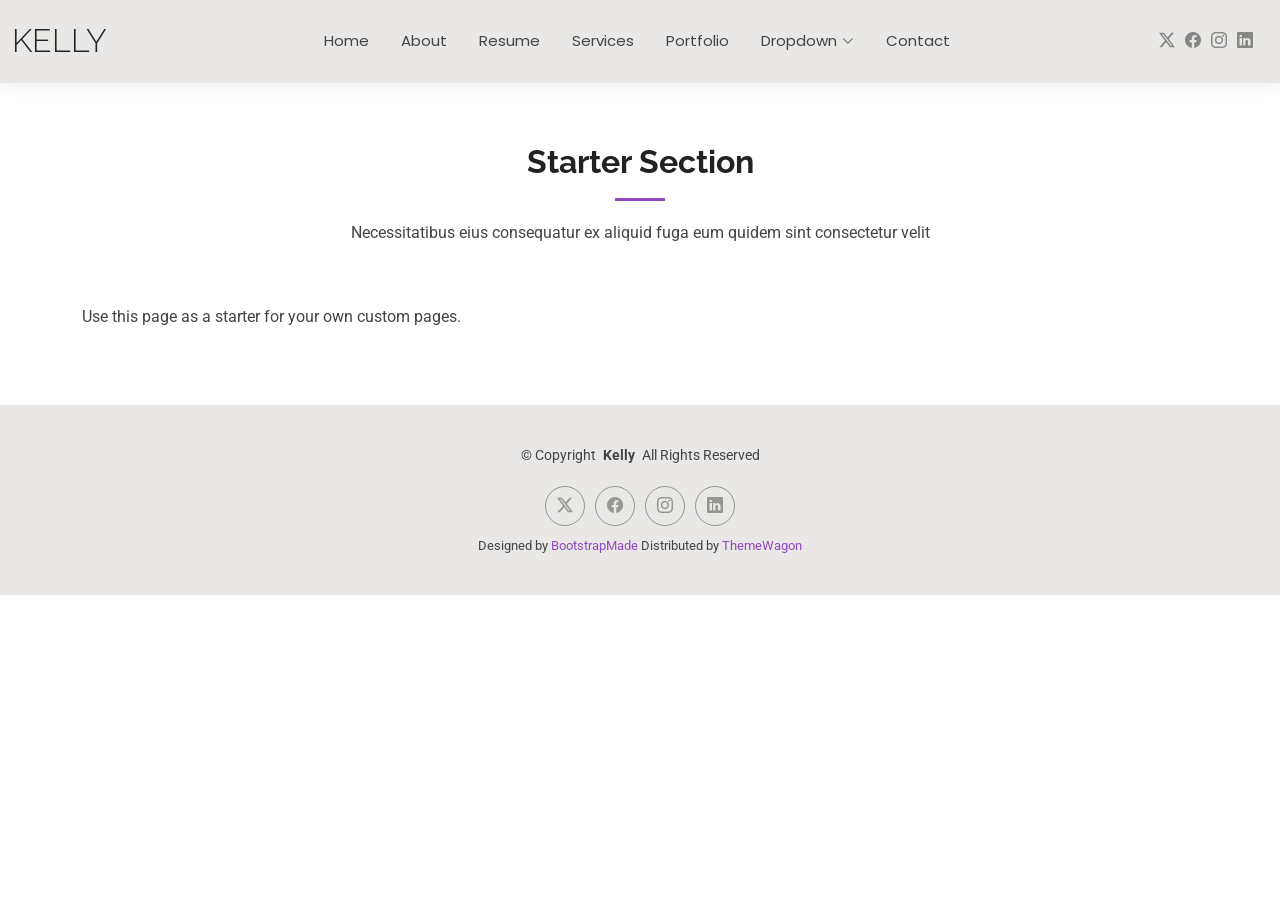
<file: starter-page.html>
<!DOCTYPE html>
<html lang="en">

<head>
  <meta charset="utf-8">
  <meta content="width=device-width, initial-scale=1.0" name="viewport">
  <title>Starter Page - Kelly Bootstrap Template</title>
  <meta name="description" content="">
  <meta name="keywords" content="">

  <!-- Favicons -->
  <link href="assets/img/favicon.png" rel="icon">
  <link href="assets/img/apple-touch-icon.png" rel="apple-touch-icon">

  <!-- Fonts -->
  <link href="https://fonts.googleapis.com" rel="preconnect">
  <link href="https://fonts.gstatic.com" rel="preconnect" crossorigin>
  <link href="https://fonts.googleapis.com/css2?family=Roboto:ital,wght@0,100;0,300;0,400;0,500;0,700;0,900;1,100;1,300;1,400;1,500;1,700;1,900&family=Poppins:ital,wght@0,100;0,200;0,300;0,400;0,500;0,600;0,700;0,800;0,900;1,100;1,200;1,300;1,400;1,500;1,600;1,700;1,800;1,900&family=Raleway:ital,wght@0,100;0,200;0,300;0,400;0,500;0,600;0,700;0,800;0,900;1,100;1,200;1,300;1,400;1,500;1,600;1,700;1,800;1,900&display=swap" rel="stylesheet">

  <!-- Vendor CSS Files -->
  <link href="assets/vendor/bootstrap/css/bootstrap.min.css" rel="stylesheet">
  <link href="assets/vendor/bootstrap-icons/bootstrap-icons.css" rel="stylesheet">
  <link href="assets/vendor/aos/aos.css" rel="stylesheet">
  <link href="assets/vendor/swiper/swiper-bundle.min.css" rel="stylesheet">
  <link href="assets/vendor/glightbox/css/glightbox.min.css" rel="stylesheet">

  <!-- Main CSS File -->
  <link href="assets/css/main.css" rel="stylesheet">

  <!-- =======================================================
  * Template Name: Kelly
  * Template URL: https://bootstrapmade.com/kelly-free-bootstrap-cv-resume-html-template/
  * Updated: Aug 07 2024 with Bootstrap v5.3.3
  * Author: BootstrapMade.com
  * License: https://bootstrapmade.com/license/
  ======================================================== -->
</head>

<body class="starter-page-page">

  <header id="header" class="header d-flex align-items-center light-background sticky-top">
    <div class="container-fluid position-relative d-flex align-items-center justify-content-between">

      <a href="index.html" class="logo d-flex align-items-center me-auto me-xl-0">
        <!-- Uncomment the line below if you also wish to use an image logo -->
        <!-- <img src="assets/img/logo.png" alt=""> -->
        <h1 class="sitename">Kelly</h1>
      </a>

      <nav id="navmenu" class="navmenu">
        <ul>
          <li><a href="index.html">Home</a></li>
          <li><a href="about.html">About</a></li>
          <li><a href="resume.html">Resume</a></li>
          <li><a href="services.html">Services</a></li>
          <li><a href="portfolio.html">Portfolio</a></li>
          <li class="dropdown"><a href="#"><span>Dropdown</span> <i class="bi bi-chevron-down toggle-dropdown"></i></a>
            <ul>
              <li><a href="#">Dropdown 1</a></li>
              <li class="dropdown"><a href="#"><span>Deep Dropdown</span> <i class="bi bi-chevron-down toggle-dropdown"></i></a>
                <ul>
                  <li><a href="#">Deep Dropdown 1</a></li>
                  <li><a href="#">Deep Dropdown 2</a></li>
                  <li><a href="#">Deep Dropdown 3</a></li>
                  <li><a href="#">Deep Dropdown 4</a></li>
                  <li><a href="#">Deep Dropdown 5</a></li>
                </ul>
              </li>
              <li><a href="#">Dropdown 2</a></li>
              <li><a href="#">Dropdown 3</a></li>
              <li><a href="#">Dropdown 4</a></li>
            </ul>
          </li>
          <li><a href="contact.html">Contact</a></li>
        </ul>
        <i class="mobile-nav-toggle d-xl-none bi bi-list"></i>
      </nav>

      <div class="header-social-links">
        <a href="#" class="twitter"><i class="bi bi-twitter-x"></i></a>
        <a href="#" class="facebook"><i class="bi bi-facebook"></i></a>
        <a href="#" class="instagram"><i class="bi bi-instagram"></i></a>
        <a href="#" class="linkedin"><i class="bi bi-linkedin"></i></a>
      </div>

    </div>
  </header>

  <main class="main">

    <!-- Starter Section Section -->
    <section id="starter-section" class="starter-section section">

      <!-- Section Title -->
      <div class="container section-title" data-aos="fade-up">
        <h2>Starter Section</h2>
        <p>Necessitatibus eius consequatur ex aliquid fuga eum quidem sint consectetur velit</p>
      </div><!-- End Section Title -->

      <div class="container" data-aos="fade-up">
        <p>Use this page as a starter for your own custom pages.</p>
      </div>

    </section><!-- /Starter Section Section -->

  </main>

  <footer id="footer" class="footer light-background">

    <div class="container">
      <div class="copyright text-center ">
        <p>© <span>Copyright</span> <strong class="px-1 sitename">Kelly</strong> <span>All Rights Reserved<br></span></p>
      </div>
      <div class="social-links d-flex justify-content-center">
        <a href=""><i class="bi bi-twitter-x"></i></a>
        <a href=""><i class="bi bi-facebook"></i></a>
        <a href=""><i class="bi bi-instagram"></i></a>
        <a href=""><i class="bi bi-linkedin"></i></a>
      </div>
      <div class="credits">
        <!-- All the links in the footer should remain intact. -->
        <!-- You can delete the links only if you've purchased the pro version. -->
        <!-- Licensing information: https://bootstrapmade.com/license/ -->
        <!-- Purchase the pro version with working PHP/AJAX contact form: [buy-url] -->
        Designed by <a href="https://bootstrapmade.com/">BootstrapMade</a> Distributed by <a href=“https://themewagon.com>ThemeWagon
      </div>
    </div>

  </footer>

  <!-- Scroll Top -->
  <a href="#" id="scroll-top" class="scroll-top d-flex align-items-center justify-content-center"><i class="bi bi-arrow-up-short"></i></a>

  <!-- Preloader -->
  <div id="preloader"></div>

  <!-- Vendor JS Files -->
  <script src="assets/vendor/bootstrap/js/bootstrap.bundle.min.js"></script>
  <script src="assets/vendor/php-email-form/validate.js"></script>
  <script src="assets/vendor/aos/aos.js"></script>
  <script src="assets/vendor/waypoints/noframework.waypoints.js"></script>
  <script src="assets/vendor/purecounter/purecounter_vanilla.js"></script>
  <script src="assets/vendor/swiper/swiper-bundle.min.js"></script>
  <script src="assets/vendor/glightbox/js/glightbox.min.js"></script>
  <script src="assets/vendor/imagesloaded/imagesloaded.pkgd.min.js"></script>
  <script src="assets/vendor/isotope-layout/isotope.pkgd.min.js"></script>

  <!-- Main JS File -->
  <script src="assets/js/main.js"></script>

</body>

</html>
</file>
<file: assets/css/cute-background.css>
/* Shared animated background for Home and About */

.portfolio-background {
  position: fixed;
  inset: 0;
  z-index: 0;
  overflow: hidden;
  pointer-events: none;

  background: linear-gradient(
    -45deg,
    #fff0f5,
    #eaf6ff,
    #f4edff,
    #fff8e7
  );
  background-size: 400% 400%;
  animation: portfolioGradient 18s ease infinite;
}

/* Floating decorative symbols */
.portfolio-background span {
  position: absolute;
  display: block;
  color: #3e31b7;
  opacity: 0.25;
  font-size: clamp(28px, 4vw, 60px);
  line-height: 1;
  animation:
   portfolioFloat 6s ease-in-out infinite,
   portfolioViolet 2s linear infinite;
}

.portfolio-background span:nth-child(1) {
  top: 15%;
  left: 8%;
}

.portfolio-background span:nth-child(2) {
  top: 25%;
  right: 12%;
  animation-delay: -2s;
}

.portfolio-background span:nth-child(3) {
  bottom: 16%;
  left: 18%;
  animation-delay: -4s;
}

.portfolio-background span:nth-child(4) {
  bottom: 20%;
  right: 8%;
  animation-delay: -6s;
}

.portfolio-background span:nth-child(5) {
  top: 10%;
  left: 48%;
  animation-delay: -3s;
}

/* Newly added Positions and staggered movement for the additional shapes */

.portfolio-background span:nth-child(6) {
  top: 12%;
  left: 28%;
  animation-delay: -1s;
}

.portfolio-background span:nth-child(7) {
  top: 8%;
  left: 76%;
  animation-delay: -2.5s;
}

.portfolio-background span:nth-child(8) {
  top: 34%;
  left: 16%;
  animation-delay: -4s;
}

.portfolio-background span:nth-child(9) {
  top: 38%;
  left: 40%;
  animation-delay: -1.5s;
}

.portfolio-background span:nth-child(10) {
  top: 44%;
  left: 65%;
  animation-delay: -3s;
}

.portfolio-background span:nth-child(11) {
  top: 52%;
  left: 5%;
  animation-delay: -5s;
}

.portfolio-background span:nth-child(12) {
  top: 58%;
  left: 29%;
  animation-delay: -0.5s;
}

.portfolio-background span:nth-child(13) {
  top: 63%;
  left: 52%;
  animation-delay: -3.5s;
}

.portfolio-background span:nth-child(14) {
  top: 56%;
  left: 85%;
  animation-delay: -6s;
}

.portfolio-background span:nth-child(15) {
  top: 74%;
  left: 38%;
  animation-delay: -2s;
}

.portfolio-background span:nth-child(16) {
  top: 85%;
  left: 62%;
  animation-delay: -4.5s;
}

.portfolio-background span:nth-child(17) {
  top: 86%;
  left: 90%;
  animation-delay: -7s;
}

.portfolio-background span:nth-child(18) {
  top: 29%;
  left: 58%;
  animation-delay: -5.5s;
}

.portfolio-background span:nth-child(19) {
  top: 70%;
  left: 74%;
  animation-delay: -6.5s;
}

.portfolio-background span:nth-child(20) {
  top: 90%;
  left: 4%;
  animation-delay: -7.5s;
}

/* Keep content above the background */
body.cute-background-enabled main,
body.cute-background-enabled #footer {
  position: relative;
  z-index: 1;
}

/* Allow the background to show through the page sections */
body.cute-background-enabled main,
body.cute-background-enabled main section {
  background: transparent;
}

/* Slowly shift the pastel colours */
@keyframes portfolioGradient {
  0%,
  100% {
    background-position: 0% 50%;
  }

  50% {
    background-position: 100% 50%;
  }
}

/* Gently float and rotate the symbols */
@keyframes portfolioFloat {
  0%,
  100% {
    transform: translateY(0) rotate(0deg);
  }

  50% {
    transform: translateY(-25px) rotate(12deg);
  }
}

/* Respect reduced-motion settings */
@media (prefers-reduced-motion: reduce) {
  .portfolio-background,
  .portfolio-background span {
    animation: none;
  }
}
/* Cycle through different violet shades */
@keyframes portfolioViolet {
  0%,
  100% {
    color: #e7e6e9;
  }

  25% {
    color: #a855f7;
  }

  50% {
    color: #c084fc;
  }

  75% {
    color: #641adb;
  }
}
</file>
<file: assets/css/main.css>
/**
* Template Name: Kelly
* Template URL: https://bootstrapmade.com/kelly-free-bootstrap-cv-resume-html-template/
* Updated: Aug 07 2024 with Bootstrap v5.3.3
* Author: BootstrapMade.com
* License: https://bootstrapmade.com/license/
*/

/*--------------------------------------------------------------
# Font & Color Variables
# Help: https://bootstrapmade.com/color-system/
--------------------------------------------------------------*/
/* Fonts */
:root {
  --default-font: "Roboto",  system-ui, -apple-system, "Segoe UI", Roboto, "Helvetica Neue", Arial, "Noto Sans", "Liberation Sans", sans-serif, "Apple Color Emoji", "Segoe UI Emoji", "Segoe UI Symbol", "Noto Color Emoji";
  --heading-font: "Raleway",  sans-serif;
  --nav-font: "Poppins",  sans-serif;
}

/* Global Colors - The following color variables are used throughout the website. Updating them here will change the color scheme of the entire website */
:root { 
  --background-color: #ffffff; /* Background color for the entire website, including individual sections */
  --default-color: #444444; /* Default color used for the majority of the text content across the entire website */
  --heading-color: #222222; /* Color for headings, subheadings and title throughout the website */
  --accent-color: #9149bf; /* Accent color that represents your brand on the website. It's used for buttons, links, and other elements that need to stand out */
  --surface-color: #ffffff; /* The surface color is used as a background of boxed elements within sections, such as cards, icon boxes, or other elements that require a visual separation from the global background. */
  --contrast-color: #ffffff; /* Contrast color for text, ensuring readability against backgrounds of accent, heading, or default colors. */
}

/* Nav Menu Colors - The following color variables are used specifically for the navigation menu. They are separate from the global colors to allow for more customization options */
:root {
  --nav-color: #444444;  /* The default color of the main navmenu links */
  --nav-hover-color: #9149bf; /* Applied to main navmenu links when they are hovered over or active */
  --nav-mobile-background-color: #ffffff; /* Used as the background color for mobile navigation menu */
  --nav-dropdown-background-color: #ffffff; /* Used as the background color for dropdown items that appear when hovering over primary navigation items */
  --nav-dropdown-color: #444444; /* Used for navigation links of the dropdown items in the navigation menu. */
  --nav-dropdown-hover-color: #9149bf; /* Similar to --nav-hover-color, this color is applied to dropdown navigation links when they are hovered over. */
}

/* Color Presets - These classes override global colors when applied to any section or element, providing reuse of the sam color scheme. */

.light-background {
  --background-color: #e9e8e6;
  --surface-color: #ffffff;
}

.dark-background {
  --background-color: #060606;
  --default-color: #ffffff;
  --heading-color: #ffffff;
  --surface-color: #252525;
  --contrast-color: #ffffff;
}

/* Smooth scroll */
:root {
  scroll-behavior: smooth;
}

/*--------------------------------------------------------------
# General Styling & Shared Classes
--------------------------------------------------------------*/
body {
  color: var(--default-color);
  background-color: var(--background-color);
  font-family: var(--default-font);
}

a {
  color: var(--accent-color);
  text-decoration: none;
  transition: 0.3s;
}

a:hover {
  color: color-mix(in srgb, var(--accent-color), transparent 25%);
  text-decoration: none;
}

h1,
h2,
h3,
h4,
h5,
h6 {
  color: var(--heading-color);
  font-family: var(--heading-font);
}

/* PHP Email Form Messages
------------------------------*/
.php-email-form .error-message {
  display: none;
  background: #df1529;
  color: #ffffff;
  text-align: left;
  padding: 15px;
  margin-bottom: 24px;
  font-weight: 600;
}

.php-email-form .sent-message {
  display: none;
  color: #ffffff;
  background: #059652;
  text-align: center;
  padding: 15px;
  margin-bottom: 24px;
  font-weight: 600;
}

.php-email-form .loading {
  display: none;
  background: var(--surface-color);
  text-align: center;
  padding: 15px;
  margin-bottom: 24px;
}

.php-email-form .loading:before {
  content: "";
  display: inline-block;
  border-radius: 50%;
  width: 24px;
  height: 24px;
  margin: 0 10px -6px 0;
  border: 3px solid var(--accent-color);
  border-top-color: var(--surface-color);
  animation: php-email-form-loading 1s linear infinite;
}

@keyframes php-email-form-loading {
  0% {
    transform: rotate(0deg);
  }

  100% {
    transform: rotate(360deg);
  }
}

/*--------------------------------------------------------------
# Global Header
--------------------------------------------------------------*/
.header {
  color: var(--default-color);
  background-color: var(--background-color);
  padding: 15px 0;
  transition: all 0.5s;
  z-index: 997;
  box-shadow: 0px 0 18px rgba(0, 0, 0, 0.1);
}

.header .logo {
  line-height: 1;
}

.header .logo img {
  max-height: 36px;
  margin-right: 8px;
}

.header .logo h1 {
  font-size: 32px;
  margin: 0;
  font-weight: 300;
  text-transform: uppercase;
  color: var(--heading-color);
}

.header .header-social-links {
  padding-right: 15px;
}

.header .header-social-links a {
  color: color-mix(in srgb, var(--default-color), transparent 40%);
  padding-left: 6px;
  display: inline-block;
  transition: 0.3s;
  font-size: 16px;
}

.header .header-social-links a:hover {
  color: var(--accent-color);
}

.header .header-social-links a i {
  line-height: 0px;
}

@media (max-width: 1200px) {
  .header .logo {
    order: 1;
  }

  .header .header-social-links {
    order: 2;
  }

  .header .navmenu {
    order: 3;
  }
}

/*--------------------------------------------------------------
# Navigation Menu
--------------------------------------------------------------*/
/* Desktop Navigation */
@media (min-width: 1200px) {
  .navmenu {
    padding: 0;
  }

  .navmenu ul {
    margin: 0;
    padding: 0;
    display: flex;
    list-style: none;
    align-items: center;
  }

  .navmenu li {
    position: relative;
  }

  .navmenu>ul>li {
    white-space: nowrap;
    padding: 15px 14px;
  }

  .navmenu>ul>li:last-child {
    padding-right: 0;
  }

  .navmenu a,
  .navmenu a:focus {
    color: var(--nav-color);
    font-size: 15px;
    padding: 0 2px;
    font-family: var(--nav-font);
    font-weight: 400;
    display: flex;
    align-items: center;
    justify-content: space-between;
    white-space: nowrap;
    transition: 0.3s;
    position: relative;
  }

  .navmenu a i,
  .navmenu a:focus i {
    font-size: 12px;
    line-height: 0;
    margin-left: 5px;
    transition: 0.3s;
  }

  .navmenu>ul>li>a:before {
    content: "";
    position: absolute;
    height: 2px;
    bottom: -6px;
    left: 0;
    background-color: var(--nav-hover-color);
    visibility: hidden;
    width: 0px;
    transition: all 0.3s ease-in-out 0s;
  }

  .navmenu a:hover:before,
  .navmenu li:hover>a:before,
  .navmenu .active:before {
    visibility: visible;
    width: 25px;
  }

  .navmenu li:hover>a,
  .navmenu .active,
  .navmenu .active:focus {
    color: var(--nav-hover-color);
  }

  .navmenu .dropdown ul {
    margin: 0;
    padding: 10px 0;
    background: var(--nav-dropdown-background-color);
    display: block;
    position: absolute;
    visibility: hidden;
    left: 14px;
    top: 130%;
    opacity: 0;
    transition: 0.3s;
    border-radius: 4px;
    z-index: 99;
    box-shadow: 0px 0px 30px rgba(0, 0, 0, 0.1);
  }

  .navmenu .dropdown ul li {
    min-width: 200px;
  }

  .navmenu .dropdown ul a {
    padding: 10px 20px;
    font-size: 15px;
    text-transform: none;
    color: var(--nav-dropdown-color);
  }

  .navmenu .dropdown ul a i {
    font-size: 12px;
  }

  .navmenu .dropdown ul a:hover,
  .navmenu .dropdown ul .active:hover,
  .navmenu .dropdown ul li:hover>a {
    color: var(--nav-dropdown-hover-color);
  }

  .navmenu .dropdown:hover>ul {
    opacity: 1;
    top: 100%;
    visibility: visible;
  }

  .navmenu .dropdown .dropdown ul {
    top: 0;
    left: -90%;
    visibility: hidden;
  }

  .navmenu .dropdown .dropdown:hover>ul {
    opacity: 1;
    top: 0;
    left: -100%;
    visibility: visible;
  }
}

/* Mobile Navigation */
@media (max-width: 1199px) {
  .mobile-nav-toggle {
    color: var(--nav-color);
    font-size: 28px;
    line-height: 0;
    margin-right: 10px;
    cursor: pointer;
    transition: color 0.3s;
  }

  .navmenu {
    padding: 0;
    z-index: 9997;
  }

  .navmenu ul {
    display: none;
    list-style: none;
    position: absolute;
    inset: 60px 20px 20px 20px;
    padding: 10px 0;
    margin: 0;
    border-radius: 6px;
    background-color: var(--nav-mobile-background-color);
    border: 1px solid color-mix(in srgb, var(--default-color), transparent 90%);
    box-shadow: none;
    overflow-y: auto;
    transition: 0.3s;
    z-index: 9998;
  }

  .navmenu a,
  .navmenu a:focus {
    color: var(--nav-dropdown-color);
    padding: 10px 20px;
    font-family: var(--nav-font);
    font-size: 17px;
    font-weight: 500;
    display: flex;
    align-items: center;
    justify-content: space-between;
    white-space: nowrap;
    transition: 0.3s;
  }

  .navmenu a i,
  .navmenu a:focus i {
    font-size: 12px;
    line-height: 0;
    margin-left: 5px;
    width: 30px;
    height: 30px;
    display: flex;
    align-items: center;
    justify-content: center;
    border-radius: 50%;
    transition: 0.3s;
    background-color: color-mix(in srgb, var(--accent-color), transparent 90%);
  }

  .navmenu a i:hover,
  .navmenu a:focus i:hover {
    background-color: var(--accent-color);
    color: var(--contrast-color);
  }

  .navmenu a:hover,
  .navmenu .active,
  .navmenu .active:focus {
    color: var(--nav-dropdown-hover-color);
  }

  .navmenu .active i,
  .navmenu .active:focus i {
    background-color: var(--accent-color);
    color: var(--contrast-color);
    transform: rotate(180deg);
  }

  .navmenu .dropdown ul {
    position: static;
    display: none;
    z-index: 99;
    padding: 10px 0;
    margin: 10px 20px;
    background-color: var(--nav-dropdown-background-color);
    transition: all 0.5s ease-in-out;
  }

  .navmenu .dropdown ul ul {
    background-color: rgba(33, 37, 41, 0.1);
  }

  .navmenu .dropdown>.dropdown-active {
    display: block;
    background-color: rgba(33, 37, 41, 0.03);
  }

  .mobile-nav-active {
    overflow: hidden;
  }

  .mobile-nav-active .mobile-nav-toggle {
    color: #fff;
    position: absolute;
    font-size: 32px;
    top: 15px;
    right: 15px;
    margin-right: 0;
    z-index: 9999;
  }

  .mobile-nav-active .navmenu {
    position: fixed;
    overflow: hidden;
    inset: 0;
    background: rgba(33, 37, 41, 0.8);
    transition: 0.3s;
  }

  .mobile-nav-active .navmenu>ul {
    display: block;
  }
}

/*--------------------------------------------------------------
# Global Footer
--------------------------------------------------------------*/
.footer {
  color: var(--default-color);
  background-color: var(--background-color);
  font-size: 14px;
  padding: 40px 0;
  position: relative;
}

.footer .copyright p {
  margin-bottom: 0;
}

.footer .social-links {
  margin-top: 20px;
}

.footer .social-links a {
  display: flex;
  align-items: center;
  justify-content: center;
  width: 40px;
  height: 40px;
  border-radius: 50%;
  border: 1px solid color-mix(in srgb, var(--default-color), transparent 50%);
  font-size: 16px;
  color: color-mix(in srgb, var(--default-color), transparent 50%);
  margin: 0 5px;
  transition: 0.3s;
}

.footer .social-links a:hover {
  color: var(--accent-color);
  border-color: var(--accent-color);
}

.footer .credits {
  margin-top: 10px;
  font-size: 13px;
  text-align: center;
}

/*--------------------------------------------------------------
# Preloader
--------------------------------------------------------------*/
#preloader {
  position: fixed;
  inset: 0;
  z-index: 9999;
  overflow: hidden;
  background-color: var(--background-color);
  transition: all 0.6s ease-out;
  width: 100%;
  height: 100vh;
}

#preloader:before,
#preloader:after {
  content: "";
  position: absolute;
  border: 4px solid var(--accent-color);
  border-radius: 50%;
  animation: animate-preloader 2s cubic-bezier(0, 0.2, 0.8, 1) infinite;
}

#preloader:after {
  animation-delay: -0.5s;
}

@keyframes animate-preloader {
  0% {
    width: 10px;
    height: 10px;
    top: calc(50% - 5px);
    left: calc(50% - 5px);
    opacity: 1;
  }

  100% {
    width: 72px;
    height: 72px;
    top: calc(50% - 36px);
    left: calc(50% - 36px);
    opacity: 0;
  }
}

/*--------------------------------------------------------------
# Scroll Top Button
--------------------------------------------------------------*/
.scroll-top {
  position: fixed;
  visibility: hidden;
  opacity: 0;
  right: 15px;
  bottom: -15px;
  z-index: 99999;
  background-color: var(--accent-color);
  width: 44px;
  height: 44px;
  border-radius: 50px;
  transition: all 0.4s;
}

.scroll-top i {
  font-size: 24px;
  color: var(--contrast-color);
  line-height: 0;
}

.scroll-top:hover {
  background-color: color-mix(in srgb, var(--accent-color), transparent 20%);
  color: var(--contrast-color);
}

.scroll-top.active {
  visibility: visible;
  opacity: 1;
  bottom: 15px;
}

/*--------------------------------------------------------------
# Disable aos animation delay on mobile devices
--------------------------------------------------------------*/
@media screen and (max-width: 768px) {
  [data-aos-delay] {
    transition-delay: 0 !important;
  }
}

/*--------------------------------------------------------------
# Global Page Titles & Breadcrumbs
--------------------------------------------------------------*/
.page-title {
  color: var(--default-color);
  background-color: var(--background-color);
  padding: 25px 0;
  position: relative;
  border-bottom: 1px solid color-mix(in srgb, var(--default-color), transparent 85%);
}

.page-title h1 {
  font-size: 24px;
  font-weight: 400;
}

.page-title .breadcrumbs ol {
  display: flex;
  flex-wrap: wrap;
  list-style: none;
  padding: 0;
  margin: 0;
  font-size: 14px;
  font-weight: 400;
}

.page-title .breadcrumbs ol li+li {
  padding-left: 10px;
}

.page-title .breadcrumbs ol li+li::before {
  content: "/";
  display: inline-block;
  padding-right: 10px;
  color: color-mix(in srgb, var(--default-color), transparent 70%);
}

/*--------------------------------------------------------------
# Global Sections
--------------------------------------------------------------*/
section,
.section {
  color: var(--default-color);
  background-color: var(--background-color);
  padding: 60px 0;
  scroll-margin-top: 100px;
  overflow: clip;
}

@media (max-width: 1199px) {

  section,
  .section {
    scroll-margin-top: 66px;
  }
}

/*--------------------------------------------------------------
# Global Section Titles
--------------------------------------------------------------*/
.section-title {
  text-align: center;
  padding-bottom: 60px;
  position: relative;
}

.section-title h2 {
  font-size: 32px;
  font-weight: 700;
  margin-bottom: 20px;
  padding-bottom: 20px;
  position: relative;
}

.section-title h2:after {
  content: "";
  position: absolute;
  display: block;
  width: 50px;
  height: 3px;
  background: var(--accent-color);
  left: 0;
  right: 0;
  bottom: 0;
  margin: auto;
}

.section-title p {
  margin-bottom: 0;
}

/*--------------------------------------------------------------
# Hero Section
--------------------------------------------------------------*/
.hero {
  width: 100%;
  min-height: calc(100vh - 82px);
  position: relative;
  padding: 80px 0;
  display: flex;
  align-items: center;
  justify-content: center;
}

@media (max-width: 1200px) {
  .hero {
    min-height: calc(100vh - 68px);
  }
}

.hero img {
  position: absolute;
  inset: 0;
  display: block;
  width: 100%;
  height: 100%;
  object-fit: cover;
  z-index: 1;
}

.hero .container {
  position: relative;
  z-index: 3;
}

.hero h2 {
  margin: 0;
  font-size: 48px;
  font-weight: 700;
}

.hero p {
  margin: 10px 0 0 0;
  font-size: 24px;
  color: var(--heading-color);
}

.hero .btn-get-started {
  color: var(--contrast-color);
  background: var(--accent-color);
  font-family: var(--heading-font);
  text-transform: uppercase;
  font-weight: 600;
  font-size: 12px;
  letter-spacing: 1px;
  display: inline-block;
  padding: 12px 40px;
  border-radius: 50px;
  transition: 0.5s;
  margin-top: 30px;
}

.hero .btn-get-started:hover {
  background: color-mix(in srgb, var(--accent-color) 90%, white 20%);
}

@media (max-width: 768px) {
  .hero h2 {
    font-size: 32px;
  }

  .hero p {
    font-size: 18px;
  }
}

/* newly added Homepage buttons */
#hero .hero-actions {
  display: flex;
  justify-content: center;
  align-items: center;
  flex-wrap: wrap;
  gap: 100px;
  margin-top: 30px;
}

#hero .hero-actions .btn-get-started {
  margin: 0;
}

/*--------------------------------------------------------------
# About Section
--------------------------------------------------------------*/
.about .content h2 {
  font-weight: 700;
  font-size: 24px;
}

.about .content ul {
  list-style: none;
  padding: 0;
}

.about .content ul li {
  margin-bottom: 20px;
  display: flex;
  align-items: center;
}

.about .content ul strong {
  margin-right: 10px;
}

.about .content ul i {
  font-size: 16px;
  margin-right: 5px;
  color: var(--accent-color);
  line-height: 0;
}
.about .content ul li {
    display: flex;
    align-items: flex-start;
}
/* making changes here */
.about .career-goal strong {
    min-width: 100px;
}

/* Narrower, centered content for all three sections */
#education .centered-section-content,
#experience .centered-section-content,
#skills .centered-section-content {
  width: 100%;
  max-width: 550px;
  margin-left: auto;
  margin-right: auto;
}
/* Reduce the gap between the introduction and content */
#education .section-title,
#experience .section-title,
#skills .section-title {
  padding-bottom: 35px;
}


/*--------------------------------------------------------------
# Skills Section
--------------------------------------------------------------*/
.skills .progress {
  height: 60px;
  display: block;
  background: none;
  border-radius: 0;
}

.skills .progress .skill {
  color: var(--heading-color);
  padding: 0;
  margin: 0 0 6px 0;
  text-transform: uppercase;
  display: block;
  font-weight: 600;
  font-family: var(--heading-font);
}

.skills .progress .skill .val {
  float: right;
  font-style: normal;
}

.skills .progress-bar-wrap {
  background: color-mix(in srgb, var(--default-color), transparent 90%);
  height: 10px;
}

.skills .progress-bar {
  width: 1px;
  height: 10px;
  transition: 0.9s;
  background-color: var(--accent-color);
}

/*--------------------------------------------------------------
# Stats Section
--------------------------------------------------------------*/
.stats .stats-item {
  padding: 30px;
  width: 100%;
}

.stats .stats-item span {
  color: var(--heading-color);
  font-size: 48px;
  display: block;
  font-weight: 700;
  margin-bottom: 20px;
  padding-bottom: 20px;
  position: relative;
}

.stats .stats-item span:after {
  content: "";
  position: absolute;
  display: block;
  width: 25px;
  height: 3px;
  background: var(--accent-color);
  left: 0;
  right: 0;
  bottom: 0;
  margin: auto;
}

.stats .stats-item p {
  color: color-mix(in srgb, var(--default-color), transparent 40%);
  padding: 0;
  margin: 0;
  font-family: var(--heading-font);
  font-weight: 500;
}

/*--------------------------------------------------------------
# Testimonials Section
--------------------------------------------------------------*/
.testimonials .section-header {
  margin-bottom: 40px;
}

.testimonials .testimonials-carousel,
.testimonials .testimonials-slider {
  overflow: hidden;
}

.testimonials .testimonial-item {
  text-align: center;
}

.testimonials .testimonial-item .testimonial-img {
  width: 120px;
  border-radius: 50%;
  border: 4px solid var(--background-color);
  margin: 0 auto;
}

.testimonials .testimonial-item h3 {
  font-size: 20px;
  font-weight: bold;
  margin: 10px 0 5px 0;
}

.testimonials .testimonial-item h4 {
  font-size: 14px;
  color: color-mix(in srgb, var(--default-color), transparent 40%);
  margin: 0 0 15px 0;
}

.testimonials .testimonial-item .stars {
  margin-bottom: 15px;
}

.testimonials .testimonial-item .stars i {
  color: #ffc107;
  margin: 0 1px;
}

.testimonials .testimonial-item .quote-icon-left,
.testimonials .testimonial-item .quote-icon-right {
  color: color-mix(in srgb, var(--accent-color), transparent 50%);
  font-size: 26px;
  line-height: 0;
}

.testimonials .testimonial-item .quote-icon-left {
  display: inline-block;
  left: -5px;
  position: relative;
}

.testimonials .testimonial-item .quote-icon-right {
  display: inline-block;
  right: -5px;
  position: relative;
  top: 10px;
  transform: scale(-1, -1);
}

.testimonials .testimonial-item p {
  font-style: italic;
  margin: 0 auto 15px auto;
}

.testimonials .swiper-wrapper {
  height: auto;
}

.testimonials .swiper-pagination {
  margin-top: 20px;
  position: relative;
}

.testimonials .swiper-pagination .swiper-pagination-bullet {
  width: 12px;
  height: 12px;
  opacity: 1;
  background-color: color-mix(in srgb, var(--default-color), transparent 85%);
}

.testimonials .swiper-pagination .swiper-pagination-bullet-active {
  background-color: var(--accent-color);
}

@media (min-width: 992px) {
  .testimonials .testimonial-item p {
    width: 80%;
  }
}

/*--------------------------------------------------------------
# Resume Section
--------------------------------------------------------------*/
.resume .resume-title {
  color: var(--heading-color);
  font-size: 26px;
  font-weight: 700;
  margin-top: 20px;
  margin-bottom: 20px;
}

.resume .resume-item {
  padding: 0 0 20px 20px;
  margin-top: -2px;
  border-left: 2px solid var(--accent-color);
  position: relative;
}

.resume .resume-item h4 {
  line-height: 18px;
  font-size: 18px;
  font-weight: 600;
  text-transform: uppercase;
  color: color-mix(in srgb, var(--default-color), transparent 20%);
  margin-bottom: 10px;
}

.resume .resume-item h5 {
  font-size: 16px;
  padding: 5px 15px;
  display: inline-block;
  font-weight: 600;
  margin-bottom: 10px;
}

.resume .resume-item ul {
  padding-left: 20px;
}

.resume .resume-item ul li {
  padding-bottom: 10px;
}

.resume .resume-item:last-child {
  padding-bottom: 0;
}

.resume .resume-item::before {
  content: "";
  position: absolute;
  width: 16px;
  height: 16px;
  border-radius: 50px;
  left: -9px;
  top: 0;
  background: var(--background-color);
  border: 2px solid var(--accent-color);
}

/*--------------------------------------------------------------
# Services Section
--------------------------------------------------------------*/
.services .service-item {
  background-color: var(--surface-color);
  box-shadow: 0px 5px 90px 0px rgba(0, 0, 0, 0.1);
  height: 100%;
  padding: 60px 30px;
  text-align: center;
  transition: 0.3s;
  border-radius: 5px;
}

.services .service-item .icon {
  margin: 0 auto;
  width: 100px;
  height: 100px;
  display: flex;
  align-items: center;
  justify-content: center;
  transition: ease-in-out 0.3s;
  position: relative;
}

.services .service-item .icon i {
  font-size: 36px;
  transition: 0.5s;
  position: relative;
}

.services .service-item .icon svg {
  position: absolute;
  top: 0;
  left: 0;
}

.services .service-item .icon svg path {
  transition: 0.5s;
  fill: color-mix(in srgb, var(--default-color), transparent 95%);
}

.services .service-item h3 {
  font-weight: 700;
  margin: 10px 0 15px 0;
  font-size: 22px;
}

.services .service-item p {
  line-height: 24px;
  font-size: 14px;
  margin-bottom: 0;
}

.services .service-item:hover {
  box-shadow: 0px 5px 35px 0px rgba(0, 0, 0, 0.1);
}

.services .service-item.item-cyan i {
  color: #0dcaf0;
}

.services .service-item.item-cyan:hover .icon i {
  color: #fff;
}

.services .service-item.item-cyan:hover .icon path {
  fill: #0dcaf0;
}

.services .service-item.item-orange i {
  color: #fd7e14;
}

.services .service-item.item-orange:hover .icon i {
  color: #fff;
}

.services .service-item.item-orange:hover .icon path {
  fill: #fd7e14;
}

.services .service-item.item-teal i {
  color: #20c997;
}

.services .service-item.item-teal:hover .icon i {
  color: #fff;
}

.services .service-item.item-teal:hover .icon path {
  fill: #20c997;
}

.services .service-item.item-red i {
  color: #df1529;
}

.services .service-item.item-red:hover .icon i {
  color: #fff;
}

.services .service-item.item-red:hover .icon path {
  fill: #df1529;
}

.services .service-item.item-indigo i {
  color: #6610f2;
}

.services .service-item.item-indigo:hover .icon i {
  color: #fff;
}

.services .service-item.item-indigo:hover .icon path {
  fill: #6610f2;
}

.services .service-item.item-pink i {
  color: #f3268c;
}

.services .service-item.item-pink:hover .icon i {
  color: #fff;
}

.services .service-item.item-pink:hover .icon path {
  fill: #f3268c;
}

/*--------------------------------------------------------------
# Portfolio Section
--------------------------------------------------------------*/
.portfolio .portfolio-filters {
  padding: 0;
  margin: 0 auto 20px auto;
  list-style: none;
  text-align: center;
}

.portfolio .portfolio-filters li {
  cursor: pointer;
  display: inline-block;
  padding: 8px 20px 10px 20px;
  margin: 0;
  font-size: 15px;
  font-weight: 500;
  line-height: 1;
  margin-bottom: 5px;
  border-radius: 50px;
  transition: all 0.3s ease-in-out;
  font-family: var(--heading-font);
}

.portfolio .portfolio-filters li:hover,
.portfolio .portfolio-filters li.filter-active {
  color: var(--contrast-color);
  background-color: var(--accent-color);
}

.portfolio .portfolio-filters li:first-child {
  margin-left: 0;
}

.portfolio .portfolio-filters li:last-child {
  margin-right: 0;
}

@media (max-width: 575px) {
  .portfolio .portfolio-filters li {
    font-size: 14px;
    margin: 0 0 10px 0;
  }
}

.portfolio .portfolio-item {
  position: relative;
  overflow: hidden;
}

.portfolio .portfolio-item .portfolio-info {
  opacity: 0;
  position: absolute;
  left: 12px;
  right: 12px;
  bottom: -100%;
  z-index: 3;
  transition: all ease-in-out 0.5s;
  background: color-mix(in srgb, var(--surface-color), transparent 10%);
  padding: 15px;
}

.portfolio .portfolio-item .portfolio-info h4 {
  font-size: 18px;
  font-weight: 600;
  padding-right: 50px;
}

.portfolio .portfolio-item .portfolio-info p {
  color: color-mix(in srgb, var(--default-color), transparent 30%);
  font-size: 14px;
  margin-bottom: 0;
  padding-right: 50px;
}

.portfolio .portfolio-item .portfolio-info .preview-link,
.portfolio .portfolio-item .portfolio-info .details-link {
  position: absolute;
  right: 50px;
  font-size: 24px;
  top: calc(50% - 14px);
  color: color-mix(in srgb, var(--default-color), transparent 30%);
  transition: 0.3s;
  line-height: 0;
}

.portfolio .portfolio-item .portfolio-info .preview-link:hover,
.portfolio .portfolio-item .portfolio-info .details-link:hover {
  color: var(--accent-color);
}

.portfolio .portfolio-item .portfolio-info .details-link {
  right: 14px;
  font-size: 28px;
}

.portfolio .portfolio-item:hover .portfolio-info {
  opacity: 1;
  bottom: 0;
}

/*--------------------------------------------------------------
# Portfolio Details Section
--------------------------------------------------------------*/
.portfolio-details .portfolio-details-slider img {
  width: 100%;
}

.portfolio-details .portfolio-details-slider .swiper-pagination {
  margin-top: 20px;
  position: relative;
}

.portfolio-details .portfolio-details-slider .swiper-pagination .swiper-pagination-bullet {
  width: 12px;
  height: 12px;
  background-color: color-mix(in srgb, var(--default-color), transparent 85%);
  opacity: 1;
}

.portfolio-details .portfolio-details-slider .swiper-pagination .swiper-pagination-bullet-active {
  background-color: var(--accent-color);
}

.portfolio-details .portfolio-info {
  background-color: var(--surface-color);
  padding: 30px;
  box-shadow: 0px 0 30px rgba(0, 0, 0, 0.1);
}

.portfolio-details .portfolio-info h3 {
  font-size: 22px;
  font-weight: 700;
  margin-bottom: 20px;
  padding-bottom: 20px;
  border-bottom: 1px solid color-mix(in srgb, var(--default-color), transparent 85%);
}

.portfolio-details .portfolio-info ul {
  list-style: none;
  padding: 0;
  font-size: 15px;
}

.portfolio-details .portfolio-info ul li+li {
  margin-top: 10px;
}

.portfolio-details .portfolio-description {
  padding-top: 30px;
}

.portfolio-details .portfolio-description h2 {
  font-size: 26px;
  font-weight: 700;
  margin-bottom: 20px;
}

.portfolio-details .portfolio-description p {
  padding: 0;
  color: color-mix(in srgb, var(--default-color), transparent 30%);
}

/*--------------------------------------------------------------
# Contact Section
--------------------------------------------------------------*/
.contact .info-wrap {
  background-color: var(--surface-color);
  box-shadow: 0px 0px 20px rgba(0, 0, 0, 0.1);
  padding: 30px;
}

@media (max-width: 575px) {
  .contact .info-wrap {
    padding: 20px;
  }
}

.contact .info-item {
  margin-bottom: 40px;
}

.contact .info-item i {
  font-size: 20px;
  color: var(--accent-color);
  background: color-mix(in srgb, var(--accent-color), transparent 92%);
  width: 44px;
  height: 44px;
  display: flex;
  justify-content: center;
  align-items: center;
  border-radius: 50px;
  transition: all 0.3s ease-in-out;
  margin-right: 15px;
}

.contact .info-item h3 {
  padding: 0;
  font-size: 18px;
  font-weight: 700;
  margin-bottom: 5px;
}

.contact .info-item p {
  padding: 0;
  margin-bottom: 0;
  font-size: 14px;
}

.contact .info-item:hover i {
  background: var(--accent-color);
  color: var(--contrast-color);
}

.contact .php-email-form {
  background-color: var(--surface-color);
  height: 100%;
  padding: 30px;
  box-shadow: 0px 0px 20px rgba(0, 0, 0, 0.1);
}

@media (max-width: 575px) {
  .contact .php-email-form {
    padding: 20px;
  }
}

.contact .php-email-form input[type=text],
.contact .php-email-form input[type=email],
.contact .php-email-form textarea {
  font-size: 14px;
  padding: 10px 15px;
  box-shadow: none;
  border-radius: 0;
  color: var(--default-color);
  background-color: var(--surface-color);
  border-color: color-mix(in srgb, var(--default-color), transparent 80%);
}

.contact .php-email-form input[type=text]:focus,
.contact .php-email-form input[type=email]:focus,
.contact .php-email-form textarea:focus {
  border-color: var(--accent-color);
}

.contact .php-email-form input[type=text]::placeholder,
.contact .php-email-form input[type=email]::placeholder,
.contact .php-email-form textarea::placeholder {
  color: color-mix(in srgb, var(--default-color), transparent 70%);
}

.contact .php-email-form button[type=submit] {
  color: var(--contrast-color);
  background: var(--accent-color);
  border: 0;
  padding: 10px 30px;
  transition: 0.4s;
  border-radius: 50px;
}

.contact .php-email-form button[type=submit]:hover {
  background: color-mix(in srgb, var(--accent-color), transparent 25%);
}

/*--------------------------------------------------------------
# Starter Section Section
--------------------------------------------------------------*/
.starter-section {
  /* Add your styles here */
}
/* Translucent panel behind the homepage introduction */
#hero .hero-intro {
  background-color: rgba(255, 255, 255, 0.40);
  border: 1px solid rgba(255, 255, 255, 0.65);
  border-radius: 24px;
  padding: clamp(24px, 4vw, 48px);
  box-shadow: 0 8px 22px rgba(0, 0, 0, 0.06);
}
/* Contact Me: opaque white with a violet border */
#hero .btn-get-started.btn-contact {
  background: #ffffff;
  color: var(--accent-color);
  border: 2px solid var(--accent-color);

  /* Compensate for the border to preserve button height */
  padding: 10px 38px;
}

/* Violet fill on hover or keyboard focus */
#hero .btn-get-started.btn-contact:hover,
#hero .btn-get-started.btn-contact:focus-visible {
  background: var(--accent-color);
  color: #ffffff;
}

#hero .btn-get-started.btn-contact:focus-visible {
  outline: 2px solid var(--accent-color);
  outline-offset: 4px;
}
</file>
